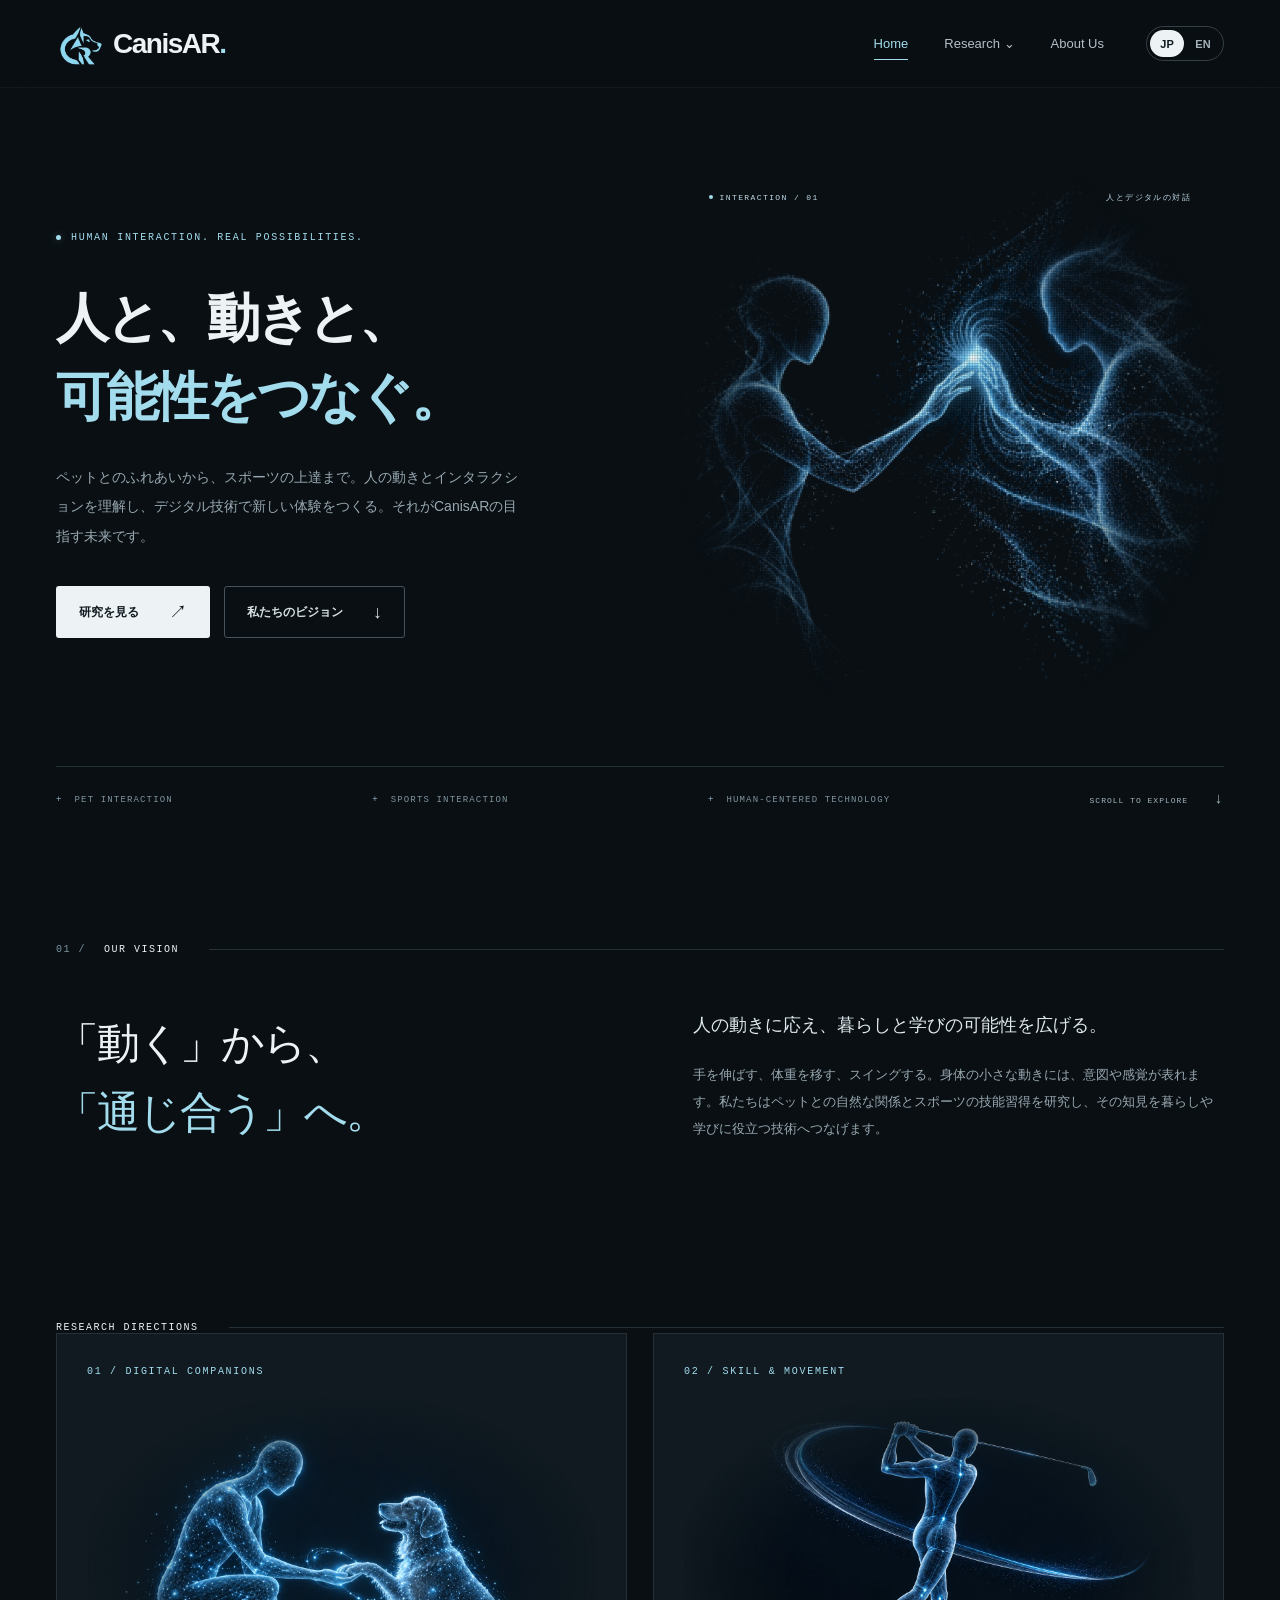
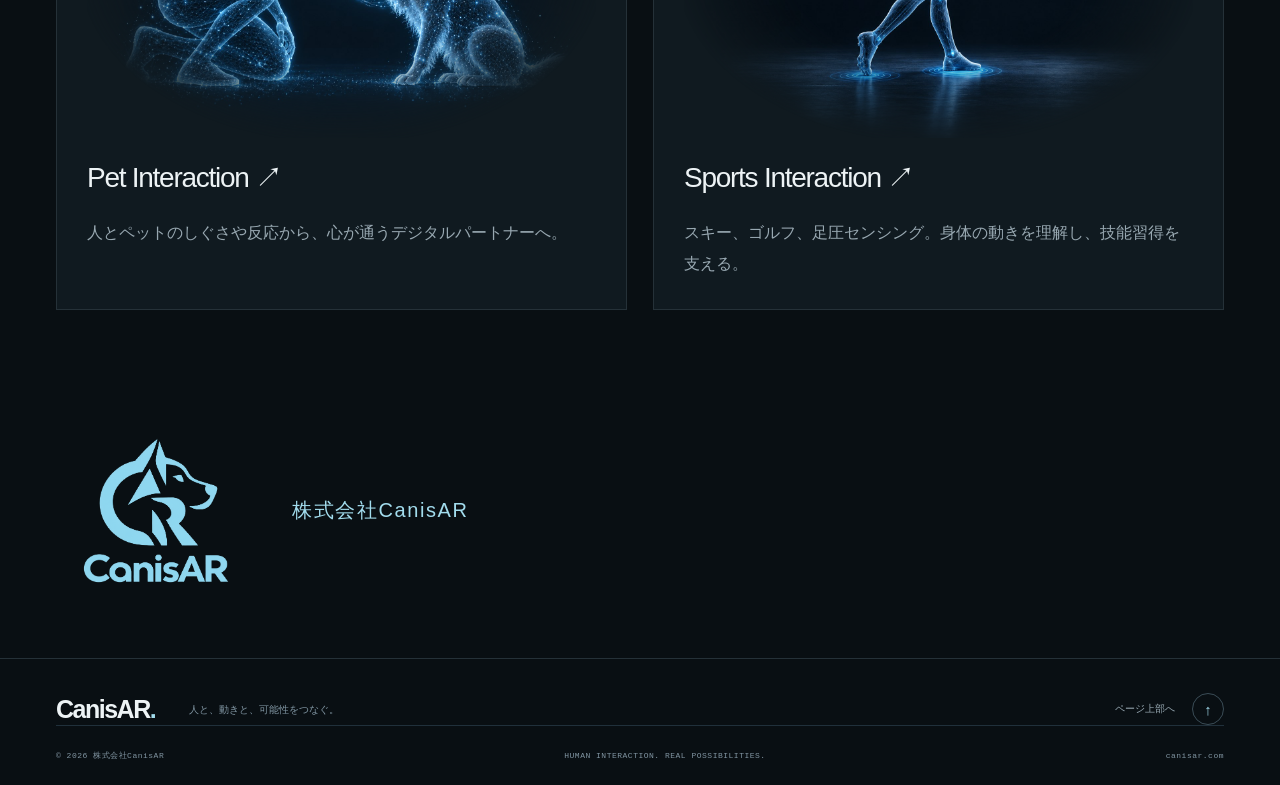
<file: index.html>
<!doctype html>
<html lang="ja">
<head>
  <meta charset="utf-8">
  <meta name="viewport" content="width=device-width, initial-scale=1">
  <meta name="theme-color" content="#090f13">
  <meta name="description" content="ペット交互作用とスポーツ交互作用の研究開発を通じて、暮らしと学びの可能性を広げます。">
  <title>CanisAR — 人と、動きと、可能性をつなぐ。</title>
  <link rel="icon" href="assets/brand/canisar-symbol.png" type="image/png">
  <link rel="stylesheet" href="styles.css?v=particles-20261029-2">
  <script src="site.js" defer></script>
  <script src="hero-particle-data.js" defer></script>
  <script src="hero-particles.js?v=4" defer></script>
</head>
<body id="top" data-page="home">
  <a class="skip-link" href="#main" data-ja="本文へ移動" data-en="Skip to content">本文へ移動</a>
  <header class="site-header">
    <div class="container header-inner">
      <a class="brand" href="index.html" data-page-link aria-label="CanisAR home"><img class="brand-symbol" src="assets/brand/canisar-symbol.png" width="48" height="48" alt=""><span>CanisAR<span class="brand-dot">.</span></span></a>
      <nav class="main-nav" aria-label="Main navigation"><a href="index.html" data-page-link aria-current="page">Home</a><details class="research-menu"><summary>Research <span aria-hidden="true">⌄</span></summary><div class="research-dropdown"><a href="pet-interaction.html" data-page-link>Pet Interaction</a><a href="sports-interaction.html" data-page-link>Sports Interaction</a></div></details><a href="contact.html" data-page-link>About Us</a></nav>
      <div class="language-switch" role="group" aria-label="Language"><button type="button" data-language="ja" lang="ja" aria-label="日本語" aria-pressed="true">JP</button><button type="button" data-language="en" lang="en" aria-label="English" aria-pressed="false">EN</button></div>
    </div>
  </header>
<main id="main">    <section class="hero container" aria-labelledby="hero-title">
      <div class="hero-copy">
        <p class="eyebrow"><span class="status-dot"></span> HUMAN INTERACTION. REAL POSSIBILITIES.</p>
        <h1 id="hero-title"><span data-ja="人と、動きと、" data-en="People. Motion.">人と、動きと、</span><span class="accent" data-ja="可能性をつなぐ。" data-en="New possibilities.">可能性をつなぐ。</span></h1>
        <p class="hero-description" data-ja="ペットとのふれあいから、スポーツの上達まで。人の動きとインタラクションを理解し、デジタル技術で新しい体験をつくる。それがCanisARの目指す未来です。" data-en="From connecting with pets to learning sports skills. We study movement and interaction to create new experiences with digital technology.">ペットとのふれあいから、スポーツの上達まで。人の動きとインタラクションを理解し、デジタル技術で新しい体験をつくる。それがCanisARの目指す未来です。</p>
        <div class="hero-actions"><a class="button button-primary" href="#directions"><span data-ja="研究を見る" data-en="Explore our research">研究を見る</span><span aria-hidden="true">↗</span></a><a class="button button-outline" href="#vision"><span data-ja="私たちのビジョン" data-en="Our vision">私たちのビジョン</span><span aria-hidden="true">↓</span></a></div>
      </div>
      <figure class="hero-visual interaction-visual">
        <div class="visual-topline"><span><i></i> INTERACTION / 01</span><span data-ja="人とデジタルの対話" data-en="HUMAN–DIGITAL INTERACTION">人とデジタルの対話</span></div>
        <img class="companion" src="assets/home/interaction-hero-abstract.jpg" width="1254" height="1254" fetchpriority="high" alt="手の動きに応えるデジタルの人影" data-alt-ja="手の動きに応えるデジタルの人影" data-alt-en="A person interacting through gestures with a luminous digital figure">
      </figure>
      <div class="hero-baseline"><span>PET INTERACTION</span><span>SPORTS INTERACTION</span><span>HUMAN-CENTERED TECHNOLOGY</span><a href="#vision" aria-label="Scroll to Vision">SCROLL TO EXPLORE <span aria-hidden="true">↓</span></a></div>
    </section>
    <section id="vision" class="section vision-section" aria-labelledby="vision-title">
      <div class="container">
        <div class="section-kicker"><span class="section-number">01 /</span><span>OUR VISION</span><span class="section-line"></span></div>

        <div class="vision-intro">
          <h2 id="vision-title"><span data-ja="「動く」から、" data-en="Beyond movement.">「動く」から、</span><span class="accent" data-ja="「通じ合う」へ。" data-en="Toward connection.">「通じ合う」へ。</span></h2>
          <div class="vision-copy"><p class="lead" data-ja="人の動きに応え、暮らしと学びの可能性を広げる。" data-en="Responding to human movement. Opening possibilities for everyday life and learning.">人の動きに応え、暮らしと学びの可能性を広げる。</p><p data-ja="手を伸ばす、体重を移す、スイングする。身体の小さな動きには、意図や感覚が表れます。私たちはペットとの自然な関係とスポーツの技能習得を研究し、その知見を暮らしや学びに役立つ技術へつなげます。" data-en="Reaching out, shifting weight, taking a swing. Small movements express intention and sensation. We study natural pet interaction and sports skill acquisition, translating insights into technology for life and learning.">手を伸ばす、体重を移す、スイングする。身体の小さな動きには、意図や感覚が表れます。私たちはペットとの自然な関係とスポーツの技能習得を研究し、その知見を暮らしや学びに役立つ技術へつなげます。</p></div>
        </div>
        </div></section><section id="directions" class="container sports-group"><div class="section-kicker"><span>RESEARCH DIRECTIONS</span><span class="section-line"></span></div><div class="sports-grid direction-grid"><a class="direction-card" href="pet-interaction.html" data-page-link><span class="eyebrow">01 / DIGITAL COMPANIONS</span><img class="generated-direction" src="assets/home/pet-interaction-abstract.jpg" alt="人と犬が手と前足を重ねるコンセプト画像" data-alt-ja="人と犬が手と前足を重ねるコンセプト画像" data-alt-en="Concept illustration of a person holding a dog paw" width="1536" height="1024" loading="lazy"><h2>Pet Interaction ↗</h2><p data-ja="人とペットのしぐさや反応から、心が通うデジタルパートナーへ。" data-en="From human–pet gestures and responses to digital companions.">人とペットのしぐさや反応から、心が通うデジタルパートナーへ。</p></a><a class="direction-card" href="sports-interaction.html" data-page-link><span class="eyebrow">02 / SKILL & MOVEMENT</span><img class="generated-direction" src="assets/home/sports-interaction-abstract.jpg" alt="ゴルフの動作軌道と足圧を表現したコンセプト画像" data-alt-ja="ゴルフの動作軌道と足圧を表現したコンセプト画像" data-alt-en="Concept illustration of a golf swing with motion trails and foot-pressure cues" width="1536" height="1024" loading="lazy"><h2>Sports Interaction ↗</h2><p data-ja="スキー、ゴルフ、足圧センシング。身体の動きを理解し、技能習得を支える。" data-en="Skiing, golf, and foot-pressure sensing. Understanding movement to support skill acquisition.">スキー、ゴルフ、足圧センシング。身体の動きを理解し、技能習得を支える。</p></a></div></section><div class="container"><div class="company-identity"><img src="assets/brand/canisar-lockup.png" width="1254" height="1254" alt="CanisAR" loading="lazy"><p data-ja="株式会社CanisAR" data-en="Canisar Inc.">株式会社CanisAR</p></div></div></main>
  <footer class="site-footer"><div class="container"><div class="footer-top"><a class="brand footer-brand" href="#top">CanisAR<span class="brand-dot">.</span></a><p data-ja="人と、動きと、可能性をつなぐ。" data-en="Human interaction. Real possibilities.">人と、動きと、可能性をつなぐ。</p><a class="back-top" href="#top"><span data-ja="ページ上部へ" data-en="Back to top">ページ上部へ</span><span aria-hidden="true">↑</span></a></div><div class="footer-bottom"><span data-ja="© 2026 株式会社CanisAR" data-en="© 2026 Canisar Inc.">© 2026 株式会社CanisAR</span><span>HUMAN INTERACTION. REAL POSSIBILITIES.</span><span>canisar.com</span></div></div></footer>
</body>
</html>
</file>
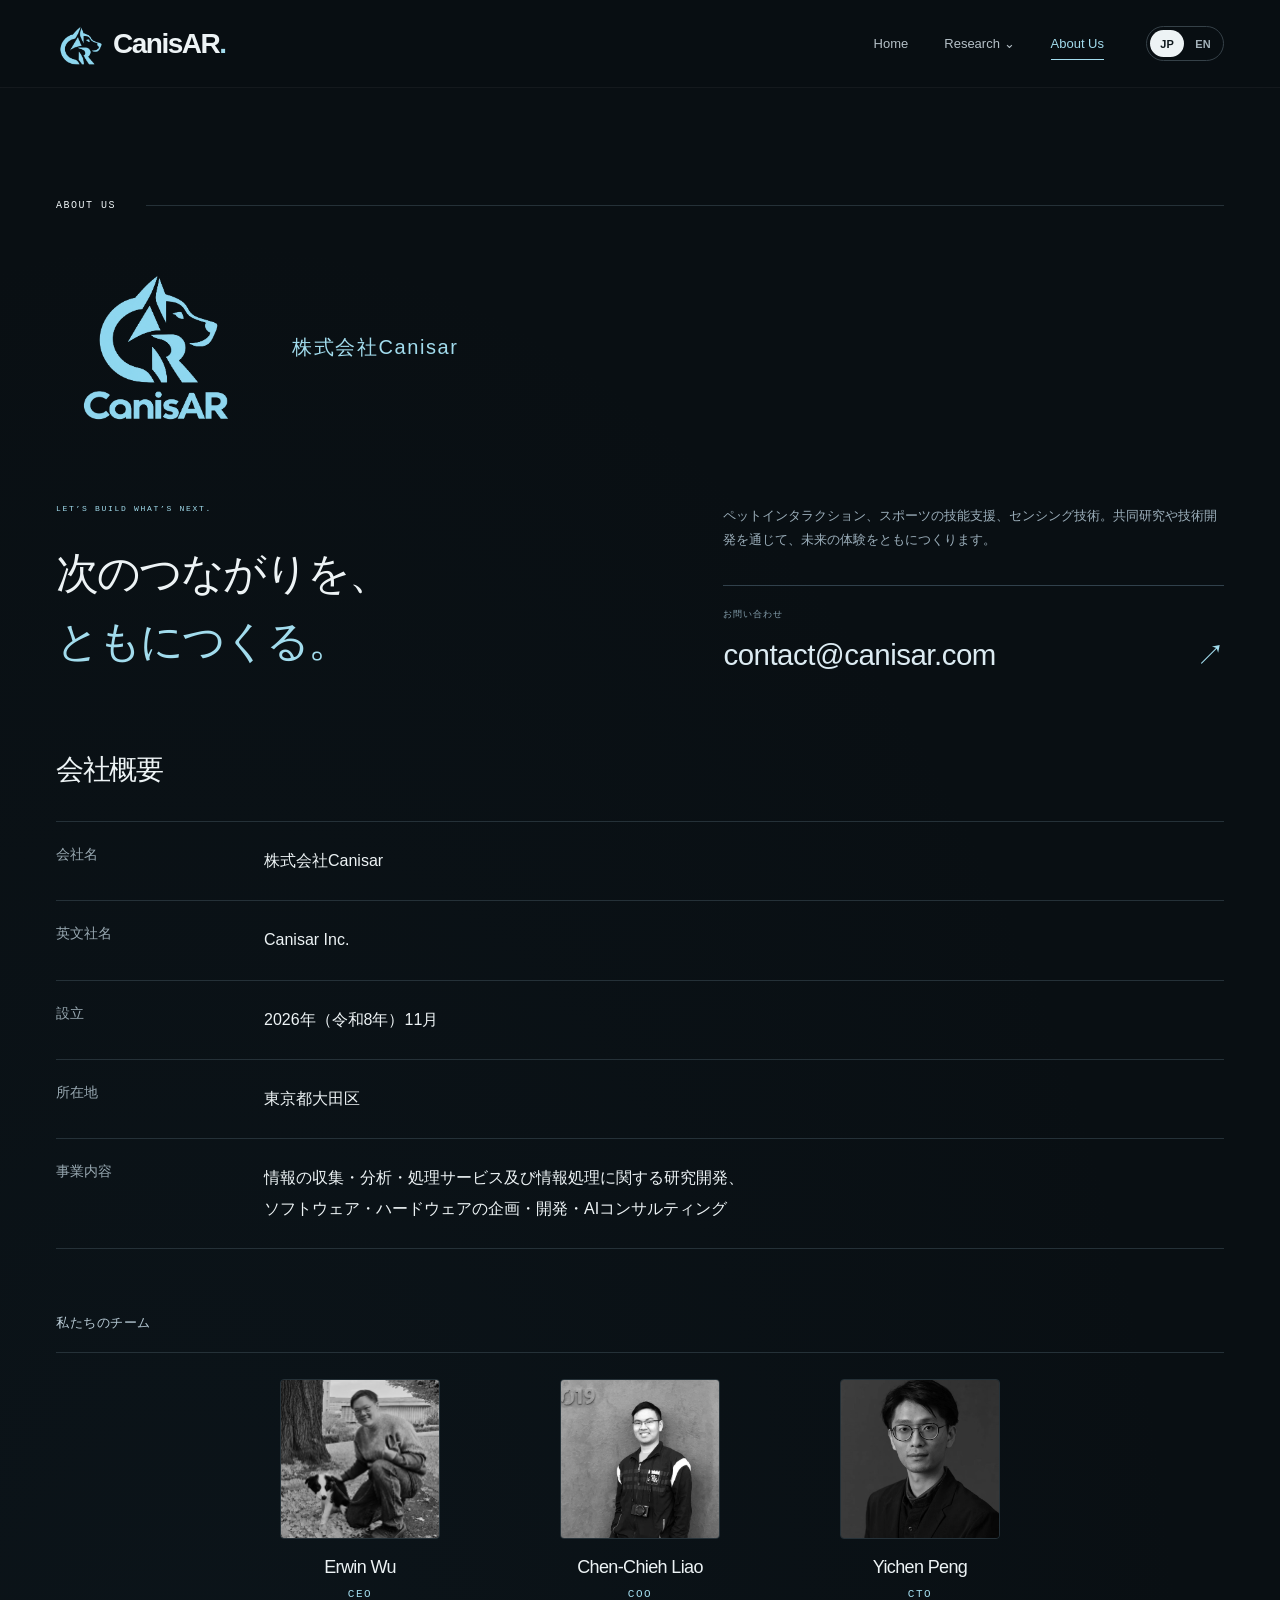
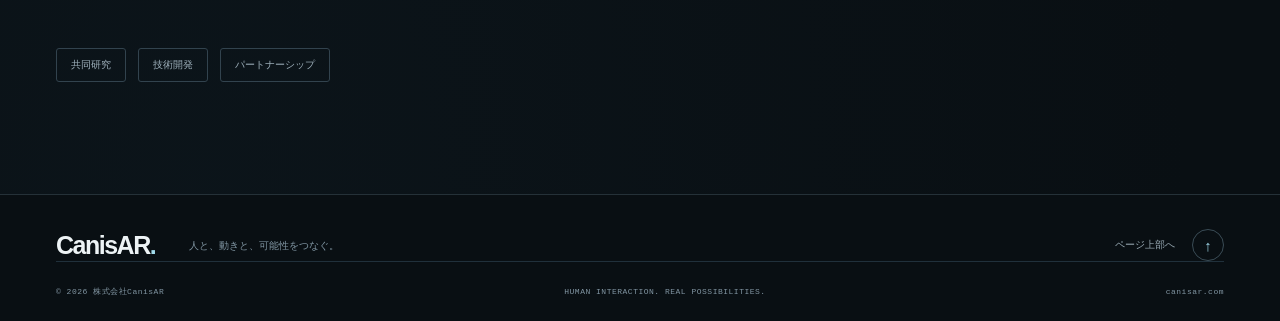
<file: contact.html>
<!doctype html>
<html lang="ja">
<head>
  <meta charset="utf-8">
  <meta name="viewport" content="width=device-width, initial-scale=1">
  <meta name="theme-color" content="#090f13">
  <meta name="description" content="CanisARのチームと、共同研究・技術開発・パートナーシップについて。">
  <title>会社概要・チーム — CanisAR</title>
  <link rel="icon" href="assets/brand/canisar-symbol.png" type="image/png">
  <link rel="stylesheet" href="styles.css?v=company-20261028">
  <script src="site.js?v=company-20261028" defer></script>
</head>
<body id="top" class="contact-page" data-page="contact">
  <a class="skip-link" href="#main" data-ja="本文へ移動" data-en="Skip to content">本文へ移動</a>
  <header class="site-header">
    <div class="container header-inner">
      <a class="brand" href="./" data-page-link aria-label="CanisAR home"><img class="brand-symbol" src="assets/brand/canisar-symbol.png" width="48" height="48" alt=""><span>CanisAR<span class="brand-dot">.</span></span></a>
      <nav class="main-nav" aria-label="Main navigation"><a href="index.html" data-page-link>Home</a><details class="research-menu"><summary>Research <span aria-hidden="true">⌄</span></summary><div class="research-dropdown"><a href="pet-interaction.html" data-page-link>Pet Interaction</a><a href="sports-interaction.html" data-page-link>Sports Interaction</a></div></details><a href="contact.html" data-page-link aria-current="page">About Us</a></nav>
      <div class="language-switch" role="group" aria-label="Language"><button type="button" data-language="ja" lang="ja" aria-label="日本語" aria-pressed="true">JP</button><button type="button" data-language="en" lang="en" aria-label="English" aria-pressed="false">EN</button></div>
    </div>
  </header>
  <main id="main">
    <section id="contact" class="section contact-section" aria-labelledby="contact-title">
      <div class="container">
        <div class="section-kicker"><span>ABOUT US</span><span class="section-line"></span></div>
        <div class="company-identity"><img src="assets/brand/canisar-lockup.png" width="1254" height="1254" alt="CanisAR" loading="lazy"><p data-ja="株式会社Canisar" data-en="Canisar Inc.">株式会社Canisar</p></div>
        <div class="contact-layout">
          <div><p class="eyebrow contact-eyebrow">LET’S BUILD WHAT’S NEXT.</p><h1 id="contact-title" class="contact-page-title"><span data-ja="次のつながりを、" data-en="A new kind of bond.">次のつながりを、</span><span class="accent" data-ja="ともにつくる。" data-en="Let’s build it together.">ともにつくる。</span></h1></div>
          <div class="contact-copy"><p data-ja="ペットインタラクション、スポーツの技能支援、センシング技術。共同研究や技術開発を通じて、未来の体験をともにつくります。" data-en="Pet interaction, sports skill support, and sensing technology. Let’s build future experiences through research collaboration and technology development.">ペットインタラクション、スポーツの技能支援、センシング技術。共同研究や技術開発を通じて、未来の体験をともにつくります。</p><div class="contact-channel" id="contact-channel"><span class="contact-caption" data-ja="お問い合わせ" data-en="GET IN TOUCH">お問い合わせ</span><a class="contact-email" href="mailto:contact@canisar.com">contact@canisar.com<span aria-hidden="true">↗</span></a></div></div>
        </div>
        <section class="company-profile" aria-labelledby="company-profile-title">
          <h2 id="company-profile-title" data-ja="会社概要" data-en="Company Profile">会社概要</h2>
          <dl class="company-details">
            <div><dt data-ja="会社名" data-en="Company name">会社名</dt><dd>株式会社Canisar</dd></div>
            <div><dt data-ja="英文社名" data-en="English name">英文社名</dt><dd>Canisar Inc.</dd></div>
            <div><dt data-ja="設立" data-en="Establishment">設立</dt><dd data-ja="2026年（令和8年）11月" data-en="November 2026">2026年（令和8年）11月</dd></div>
            <div><dt data-ja="所在地" data-en="Location">所在地</dt><dd data-ja="東京都大田区" data-en="Ota-ku, Tokyo, Japan">東京都大田区</dd></div>
            <div><dt data-ja="事業内容" data-en="Business activities">事業内容</dt><dd><p data-ja="情報の収集・分析・処理サービス及び情報処理に関する研究開発、" data-en="Information collection, analysis and processing services; research and development in information processing;">情報の収集・分析・処理サービス及び情報処理に関する研究開発、</p><p data-ja="ソフトウェア・ハードウェアの企画・開発・AIコンサルティング" data-en="Software and hardware planning and development; AI consulting.">ソフトウェア・ハードウェアの企画・開発・AIコンサルティング</p></dd></div>
          </dl>
        </section>
        <div class="team" role="group" aria-labelledby="team-title">
          <h2 id="team-title" class="team-heading" data-ja="私たちのチーム" data-en="Meet the team">私たちのチーム</h2>
          <div class="team-grid">
            <article class="team-member" aria-labelledby="erwin-name">
              <div class="team-portrait">
                <img src="assets/team/erwin-wu.png" width="634" height="685" loading="lazy" decoding="async" alt="Erwin Wu — CEO">
              </div>
              <div class="team-member-info">
                <h3 id="erwin-name">Erwin Wu</h3>
                <span class="team-role">CEO</span>
              </div>
            </article>
            <article class="team-member" aria-labelledby="chen-chieh-name">
              <div class="team-portrait">
                <img src="assets/team/chen-chieh-liao.jpg" width="1000" height="1000" loading="lazy" decoding="async" alt="Chen-Chieh Liao — COO">
              </div>
              <div class="team-member-info">
                <h3 id="chen-chieh-name">Chen-Chieh Liao</h3>
                <span class="team-role">COO</span>
              </div>
            </article>
            <article class="team-member" aria-labelledby="yichen-name">
              <div class="team-portrait">
                <img src="assets/team/yichen-peng.jpg" width="1080" height="1276" loading="lazy" decoding="async" alt="Yichen Peng — CTO">
              </div>
              <div class="team-member-info">
                <h3 id="yichen-name">Yichen Peng</h3>
                <span class="team-role">CTO</span>
              </div>
            </article>
          </div>
        </div>
        <div class="contact-topics"><span data-ja="共同研究" data-en="Research collaboration">共同研究</span><span data-ja="技術開発" data-en="Technology development">技術開発</span><span data-ja="パートナーシップ" data-en="Partnerships">パートナーシップ</span></div>
      </div>
    </section>
  </main>
  <footer class="site-footer"><div class="container"><div class="footer-top"><a class="brand footer-brand" href="./" data-page-link>CanisAR<span class="brand-dot">.</span></a><p data-ja="人と、動きと、可能性をつなぐ。" data-en="Human interaction. Real possibilities.">人と、動きと、可能性をつなぐ。</p><a class="back-top" href="#top"><span data-ja="ページ上部へ" data-en="Back to top">ページ上部へ</span><span aria-hidden="true">↑</span></a></div><div class="footer-bottom"><span data-ja="© 2026 株式会社CanisAR" data-en="© 2026 Canisar Inc.">© 2026 株式会社CanisAR</span><span>HUMAN INTERACTION. REAL POSSIBILITIES.</span><span>canisar.com</span></div></div></footer>
</body>
</html>
</file>
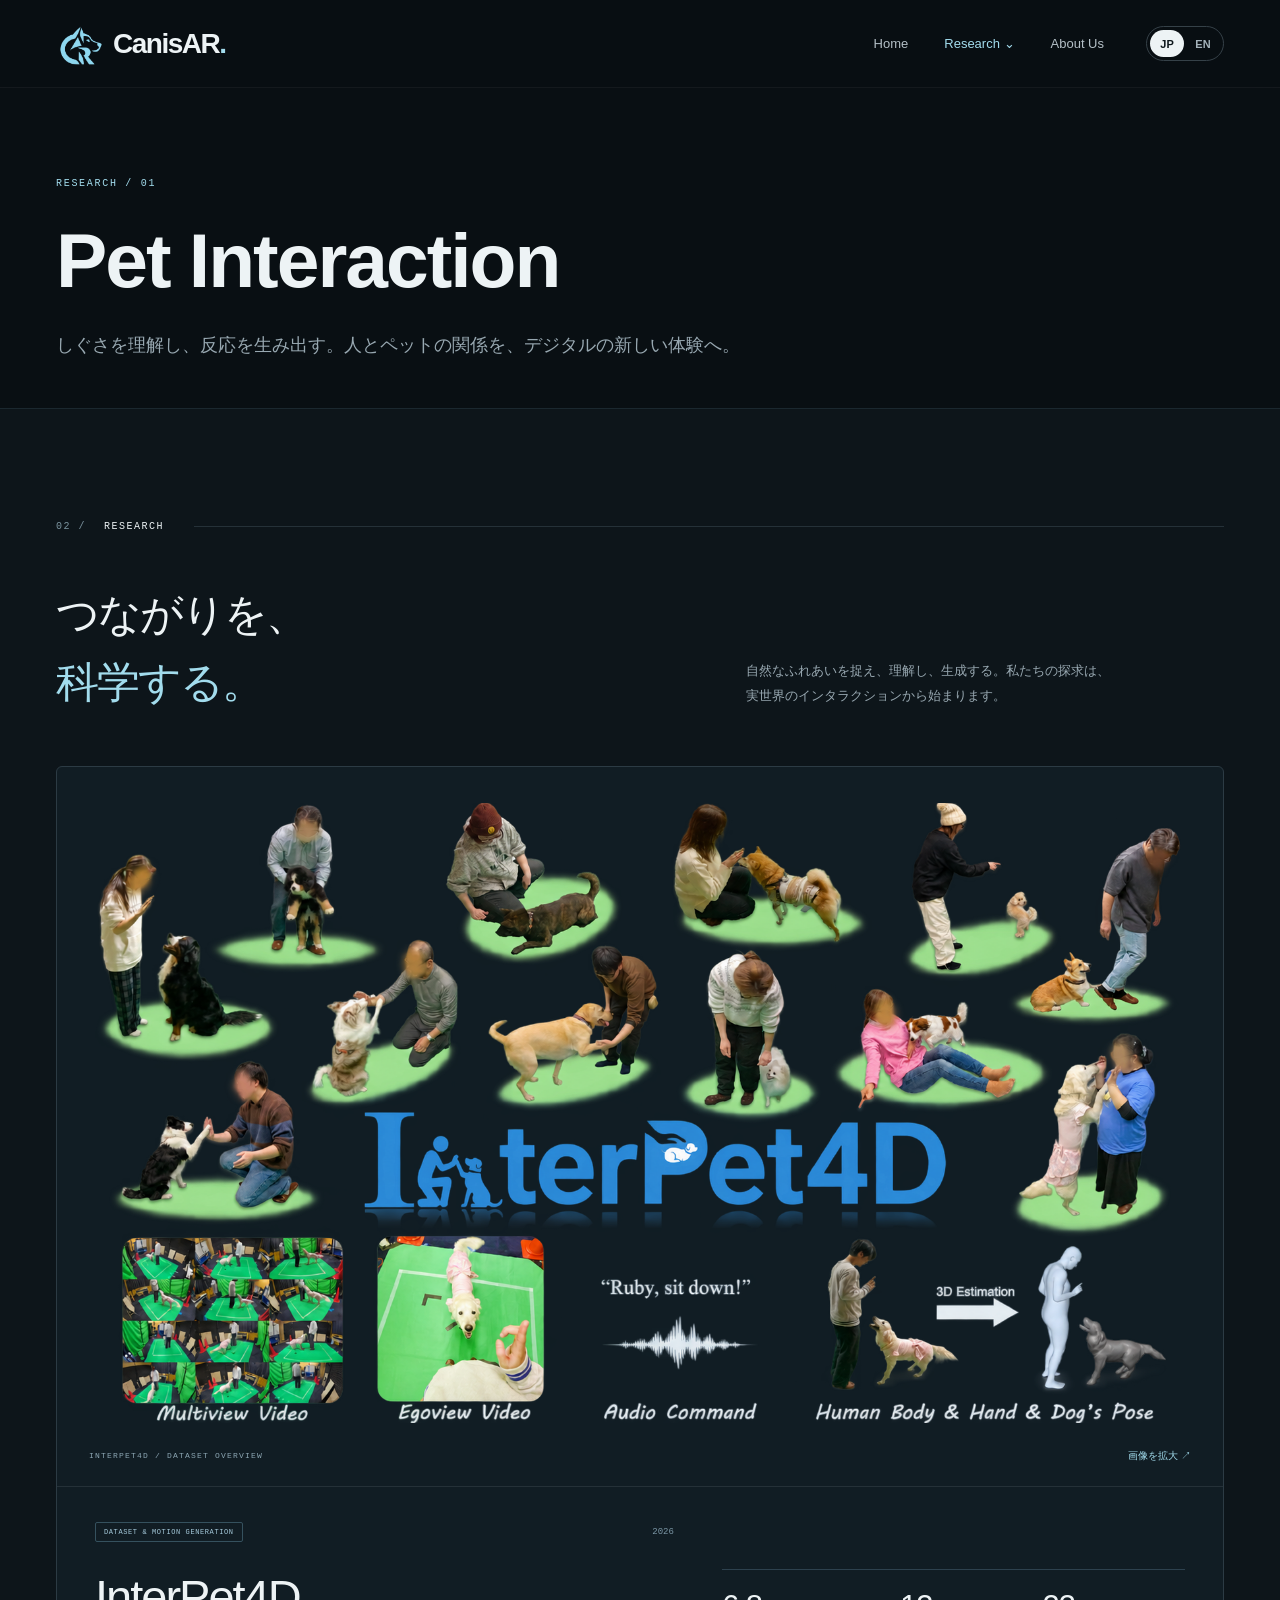
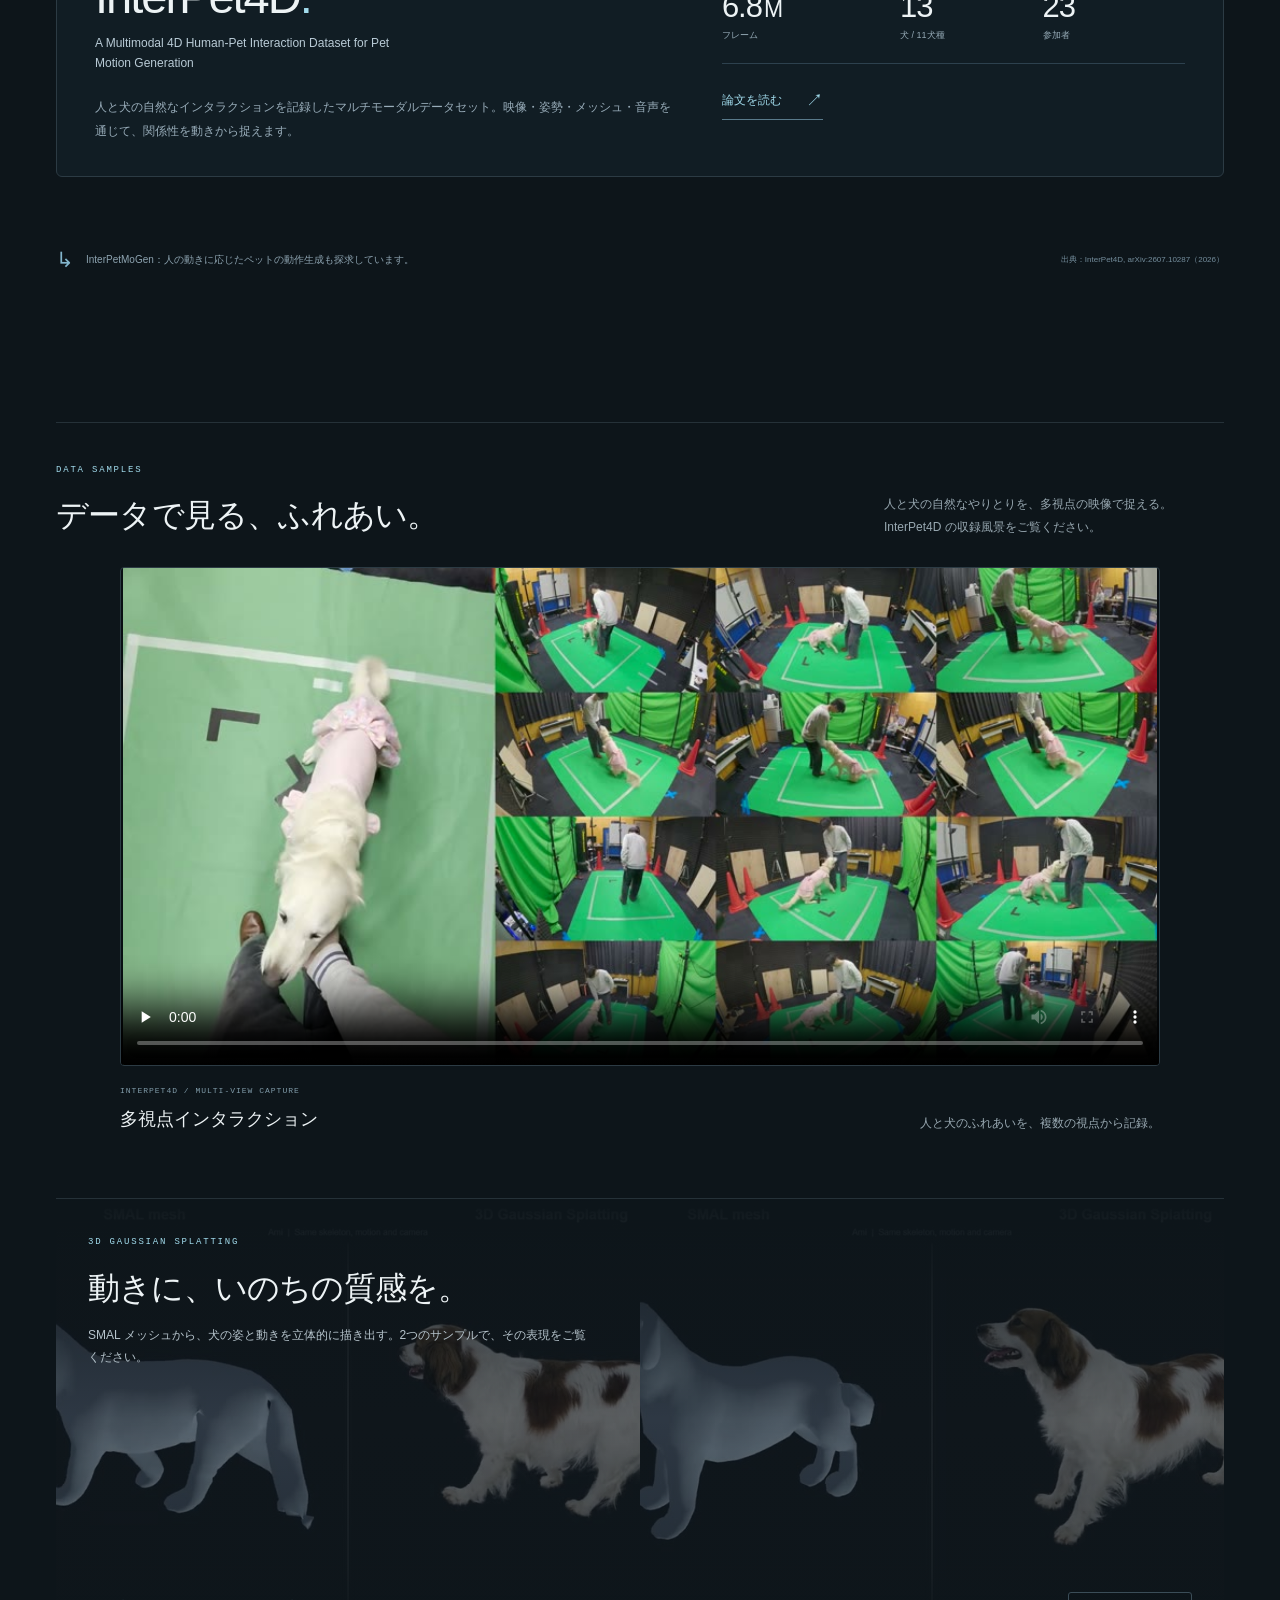
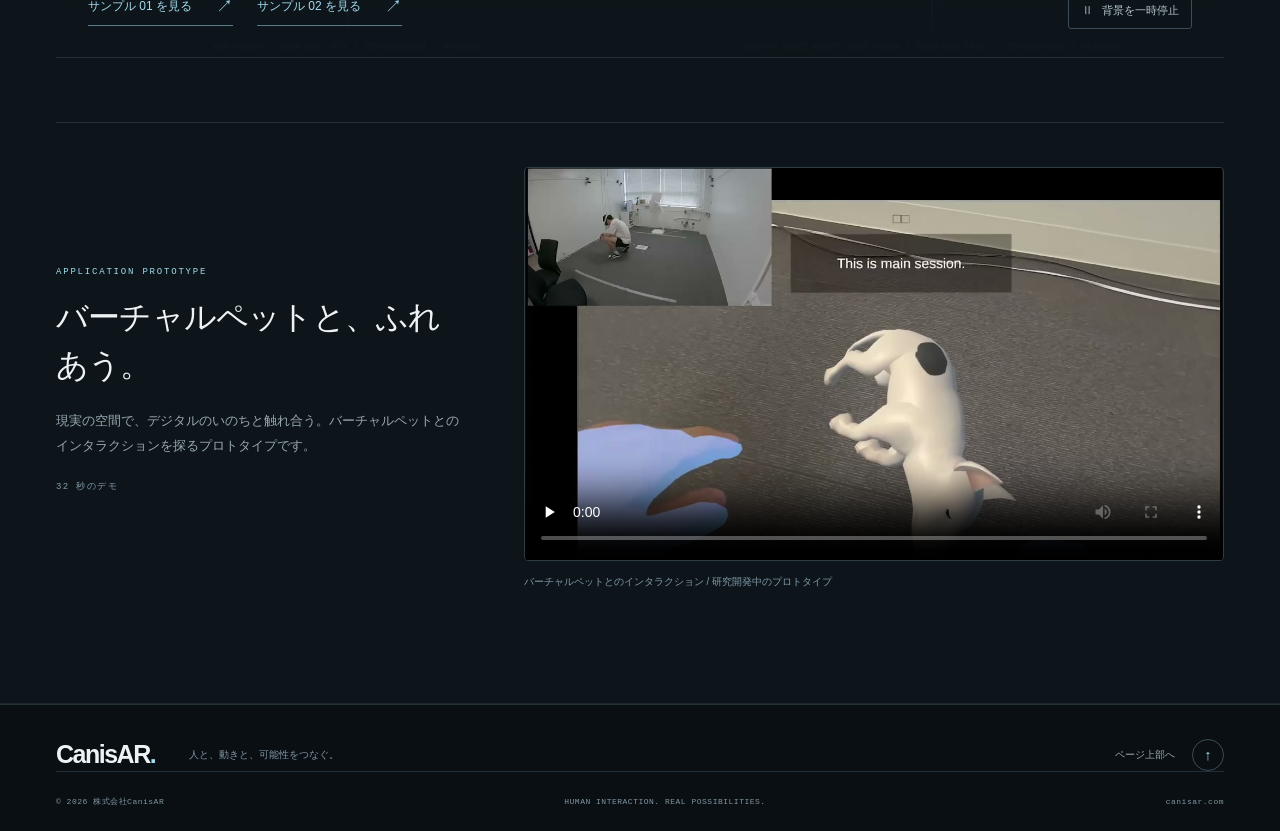
<file: pet-interaction.html>
<!doctype html>
<html lang="ja">
<head>
  <meta charset="utf-8">
  <meta name="viewport" content="width=device-width, initial-scale=1">
  <meta name="theme-color" content="#090f13">
  <meta name="description" content="人とペットのインタラクション、InterPet4D、バーチャルペットの研究開発。">
  <title>Pet Interaction — CanisAR</title>
  <link rel="icon" href="assets/brand/canisar-symbol.png" type="image/png">
  <link rel="stylesheet" href="styles.css?v=brand-20261028">
  <script src="site.js" defer></script>
</head>
<body id="top" data-page="pet">
  <a class="skip-link" href="#main" data-ja="本文へ移動" data-en="Skip to content">本文へ移動</a>
  <header class="site-header">
    <div class="container header-inner">
      <a class="brand" href="index.html" data-page-link aria-label="CanisAR home"><img class="brand-symbol" src="assets/brand/canisar-symbol.png" width="48" height="48" alt=""><span>CanisAR<span class="brand-dot">.</span></span></a>
      <nav class="main-nav" aria-label="Main navigation"><a href="index.html" data-page-link>Home</a><details class="research-menu"><summary class="selected">Research <span aria-hidden="true">⌄</span></summary><div class="research-dropdown"><a href="pet-interaction.html" data-page-link aria-current="page">Pet Interaction</a><a href="sports-interaction.html" data-page-link>Sports Interaction</a></div></details><a href="contact.html" data-page-link>About Us</a></nav>
      <div class="language-switch" role="group" aria-label="Language"><button type="button" data-language="ja" lang="ja" aria-label="日本語" aria-pressed="true">JP</button><button type="button" data-language="en" lang="en" aria-label="English" aria-pressed="false">EN</button></div>
    </div>
  </header>
<main id="main"><section class="container page-intro"><p class="eyebrow">RESEARCH / 01</p><h1><span data-ja="Pet Interaction" data-en="Pet Interaction">Pet Interaction</span></h1><p class="page-lead" data-ja="しぐさを理解し、反応を生み出す。人とペットの関係を、デジタルの新しい体験へ。" data-en="Understanding gestures and generating responses. Exploring new digital experiences through the bond between people and pets.">しぐさを理解し、反応を生み出す。人とペットの関係を、デジタルの新しい体験へ。</p></section>    <section id="research" class="section research-section" aria-labelledby="research-title">
      <div class="container">
        <div class="section-kicker"><span class="section-number">02 /</span><span>RESEARCH</span><span class="section-line"></span></div>
        <div class="section-heading-row"><h2 id="research-title"><span data-ja="つながりを、" data-en="Learning connection,">つながりを、</span><span class="accent" data-ja="科学する。" data-en="one interaction at a time.">科学する。</span></h2><p data-ja="自然なふれあいを捉え、理解し、生成する。私たちの探求は、実世界のインタラクションから始まります。" data-en="Capture, understand, and generate natural interactions. Our exploration begins with the real world.">自然なふれあいを捉え、理解し、生成する。私たちの探求は、実世界のインタラクションから始まります。</p></div>
        <article class="research-feature research-feature--teaser">
          <figure class="research-teaser">
            <img src="assets/research/interpet4d-teaser.png" width="1672" height="941" loading="lazy" decoding="async" alt="InterPet4D の研究概要：人と犬のインタラクション、多視点・一人称映像、音声、身体・手・犬の姿勢" data-alt-ja="InterPet4D の研究概要：人と犬のインタラクション、多視点・一人称映像、音声、身体・手・犬の姿勢" data-alt-en="InterPet4D overview: human–dog interactions, multi-view and egocentric video, audio, and human body, hand, and dog poses">
            <figcaption><span class="mono">INTERPET4D / DATASET OVERVIEW</span><a href="assets/research/interpet4d-teaser.png" target="_blank" rel="noopener noreferrer"><span data-ja="画像を拡大" data-en="View full size">画像を拡大</span><span aria-hidden="true"> ↗</span></a></figcaption>
          </figure>
          <div class="research-content">
            <div class="research-summary">
              <div class="research-meta"><span class="tag">DATASET & MOTION GENERATION</span><span>2026</span></div>
              <h3>InterPet4D<span class="accent">.</span></h3>
              <p class="paper-title">A Multimodal 4D Human-Pet Interaction Dataset for Pet Motion Generation</p>
              <p data-ja="人と犬の自然なインタラクションを記録したマルチモーダルデータセット。映像・姿勢・メッシュ・音声を通じて、関係性を動きから捉えます。" data-en="A multimodal dataset of natural human–dog interactions. Video, poses, meshes, and audio capture the relationship through movement.">人と犬の自然なインタラクションを記録したマルチモーダルデータセット。映像・姿勢・メッシュ・音声を通じて、関係性を動きから捉えます。</p>
            </div>
            <div class="research-details">
              <div class="research-stats"><div><strong>6.8<span>M</span></strong><span data-ja="フレーム" data-en="Frames">フレーム</span></div><div><strong>13</strong><span data-ja="犬 / 11犬種" data-en="Dogs / 11 breeds">犬 / 11犬種</span></div><div><strong>23</strong><span data-ja="参加者" data-en="Participants">参加者</span></div></div>
              <a class="text-link" href="https://arxiv.org/abs/2607.10287" target="_blank" rel="noopener noreferrer"><span data-ja="論文を読む" data-en="Read the paper">論文を読む</span><span aria-hidden="true">↗</span></a>
            </div>
          </div>
        </article>
        <div class="research-note"><p><span class="note-mark" aria-hidden="true">↳</span><span data-ja="InterPetMoGen：人の動きに応じたペットの動作生成も探求しています。" data-en="InterPetMoGen explores pet motion generation in response to human movement.">InterPetMoGen：人の動きに応じたペットの動作生成も探求しています。</span></p><span data-ja="出典：InterPet4D, arXiv:2607.10287（2026）" data-en="Source: InterPet4D, arXiv:2607.10287 (2026)">出典：InterPet4D, arXiv:2607.10287（2026）</span></div>
        <div class="research-media" id="data-samples" role="group" aria-labelledby="samples-title">
          <div class="media-heading">
            <div><p class="eyebrow">DATA SAMPLES</p><h3 id="samples-title" data-ja="データで見る、ふれあい。" data-en="Interaction, captured.">データで見る、ふれあい。</h3></div>
            <p data-ja="人と犬の自然なやりとりを、多視点の映像で捉える。InterPet4D の収録風景をご覧ください。" data-en="Natural human–dog interactions, seen from multiple viewpoints. Take a closer look at an InterPet4D capture.">人と犬の自然なやりとりを、多視点の映像で捉える。InterPet4D の収録風景をご覧ください。</p>
          </div>
          <figure class="capture-feature">
            <video controls playsinline preload="none" width="1920" height="922" poster="assets/video/web/interpet-data-sample.jpg" aria-label="多視点インタラクションのデータサンプル" data-label-ja="多視点インタラクションのデータサンプル" data-label-en="Multi-view interaction data sample">
              <source src="assets/video/web/interpet-data-sample.mp4" type="video/mp4">
              <a href="assets/video/web/interpet-data-sample.mp4" data-ja="動画を開く" data-en="Open video">動画を開く</a>
            </video>
            <figcaption class="capture-caption"><div><span class="media-index mono">INTERPET4D / MULTI-VIEW CAPTURE</span><h4 data-ja="多視点インタラクション" data-en="Multi-view interaction">多視点インタラクション</h4></div><p data-ja="人と犬のふれあいを、複数の視点から記録。" data-en="Human–dog interaction captured from multiple viewpoints.">人と犬のふれあいを、複数の視点から記録。</p></figcaption>
          </figure>
        </div>
        <div class="gaussian-showcase" role="group" aria-labelledby="gaussian-title">
          <div class="gaussian-background" id="gaussian-background" aria-hidden="true">
            <video muted loop playsinline preload="none" tabindex="-1" width="1280" height="720" poster="assets/video/web/gaussian-sample-01.jpg"><source src="assets/video/web/gaussian-sample-01.mp4" type="video/mp4"></video>
            <video muted loop playsinline preload="none" tabindex="-1" width="1280" height="720" poster="assets/video/web/gaussian-sample-02.jpg"><source src="assets/video/web/gaussian-sample-02.mp4" type="video/mp4"></video>
          </div>
          <div class="gaussian-copy">
            <p class="eyebrow">3D GAUSSIAN SPLATTING</p>
            <h3 id="gaussian-title" data-ja="動きに、いのちの質感を。" data-en="Bringing motion to life.">動きに、いのちの質感を。</h3>
            <p data-ja="SMAL メッシュから、犬の姿と動きを立体的に描き出す。2つのサンプルで、その表現をご覧ください。" data-en="From a SMAL mesh to the look and movement of a dog in 3D. Explore the representation in two motion samples.">SMAL メッシュから、犬の姿と動きを立体的に描き出す。2つのサンプルで、その表現をご覧ください。</p>
          </div>
          <div class="gaussian-footer">
            <div class="gaussian-links">
              <a class="text-link" href="assets/video/web/gaussian-sample-01.mp4" target="_blank" rel="noopener noreferrer"><span data-ja="サンプル 01 を見る" data-en="View sample 01">サンプル 01 を見る</span><span aria-hidden="true">↗</span></a>
              <a class="text-link" href="assets/video/web/gaussian-sample-02.mp4" target="_blank" rel="noopener noreferrer"><span data-ja="サンプル 02 を見る" data-en="View sample 02">サンプル 02 を見る</span><span aria-hidden="true">↗</span></a>
            </div>
            <button class="motion-toggle" type="button" aria-controls="gaussian-background" hidden><span class="motion-toggle-icon" aria-hidden="true">Ⅱ</span><span data-motion-label data-ja="背景を一時停止" data-en="Pause background">背景を一時停止</span></button>
          </div>
        </div>
        <div class="prototype-showcase" id="application-prototype" role="group" aria-labelledby="prototype-title">
          <div class="prototype-copy">
            <p class="eyebrow">APPLICATION PROTOTYPE</p>
            <h3 id="prototype-title" data-ja="バーチャルペットと、ふれあう。" data-en="Meet a virtual companion.">バーチャルペットと、ふれあう。</h3>
            <p data-ja="現実の空間で、デジタルのいのちと触れ合う。バーチャルペットとのインタラクションを探るプロトタイプです。" data-en="An encounter with a digital companion in a real-world space. A prototype exploring interaction with a virtual pet.">現実の空間で、デジタルのいのちと触れ合う。バーチャルペットとのインタラクションを探るプロトタイプです。</p>
            <span class="prototype-duration mono" data-ja="32 秒のデモ" data-en="32-SECOND DEMO">32 秒のデモ</span>
          </div>
          <figure class="prototype-video">
            <video controls playsinline preload="none" width="1920" height="1080" poster="assets/video/web/application-prototype.jpg" aria-label="バーチャルペットのアプリケーション・プロトタイプ" data-label-ja="バーチャルペットのアプリケーション・プロトタイプ" data-label-en="Virtual pet application prototype">
              <source src="assets/video/web/application-prototype.mp4" type="video/mp4">
              <a href="assets/video/web/application-prototype.mp4" data-ja="動画を開く" data-en="Open video">動画を開く</a>
            </video>
            <figcaption data-ja="バーチャルペットとのインタラクション / 研究開発中のプロトタイプ" data-en="Virtual pet interaction / Research prototype">バーチャルペットとのインタラクション / 研究開発中のプロトタイプ</figcaption>
          </figure>
        </div>
      </div>
    </section>
</main>
  <footer class="site-footer"><div class="container"><div class="footer-top"><a class="brand footer-brand" href="#top">CanisAR<span class="brand-dot">.</span></a><p data-ja="人と、動きと、可能性をつなぐ。" data-en="Human interaction. Real possibilities.">人と、動きと、可能性をつなぐ。</p><a class="back-top" href="#top"><span data-ja="ページ上部へ" data-en="Back to top">ページ上部へ</span><span aria-hidden="true">↑</span></a></div><div class="footer-bottom"><span data-ja="© 2026 株式会社CanisAR" data-en="© 2026 Canisar Inc.">© 2026 株式会社CanisAR</span><span>HUMAN INTERACTION. REAL POSSIBILITIES.</span><span>canisar.com</span></div></div></footer>
</body>
</html>
</file>
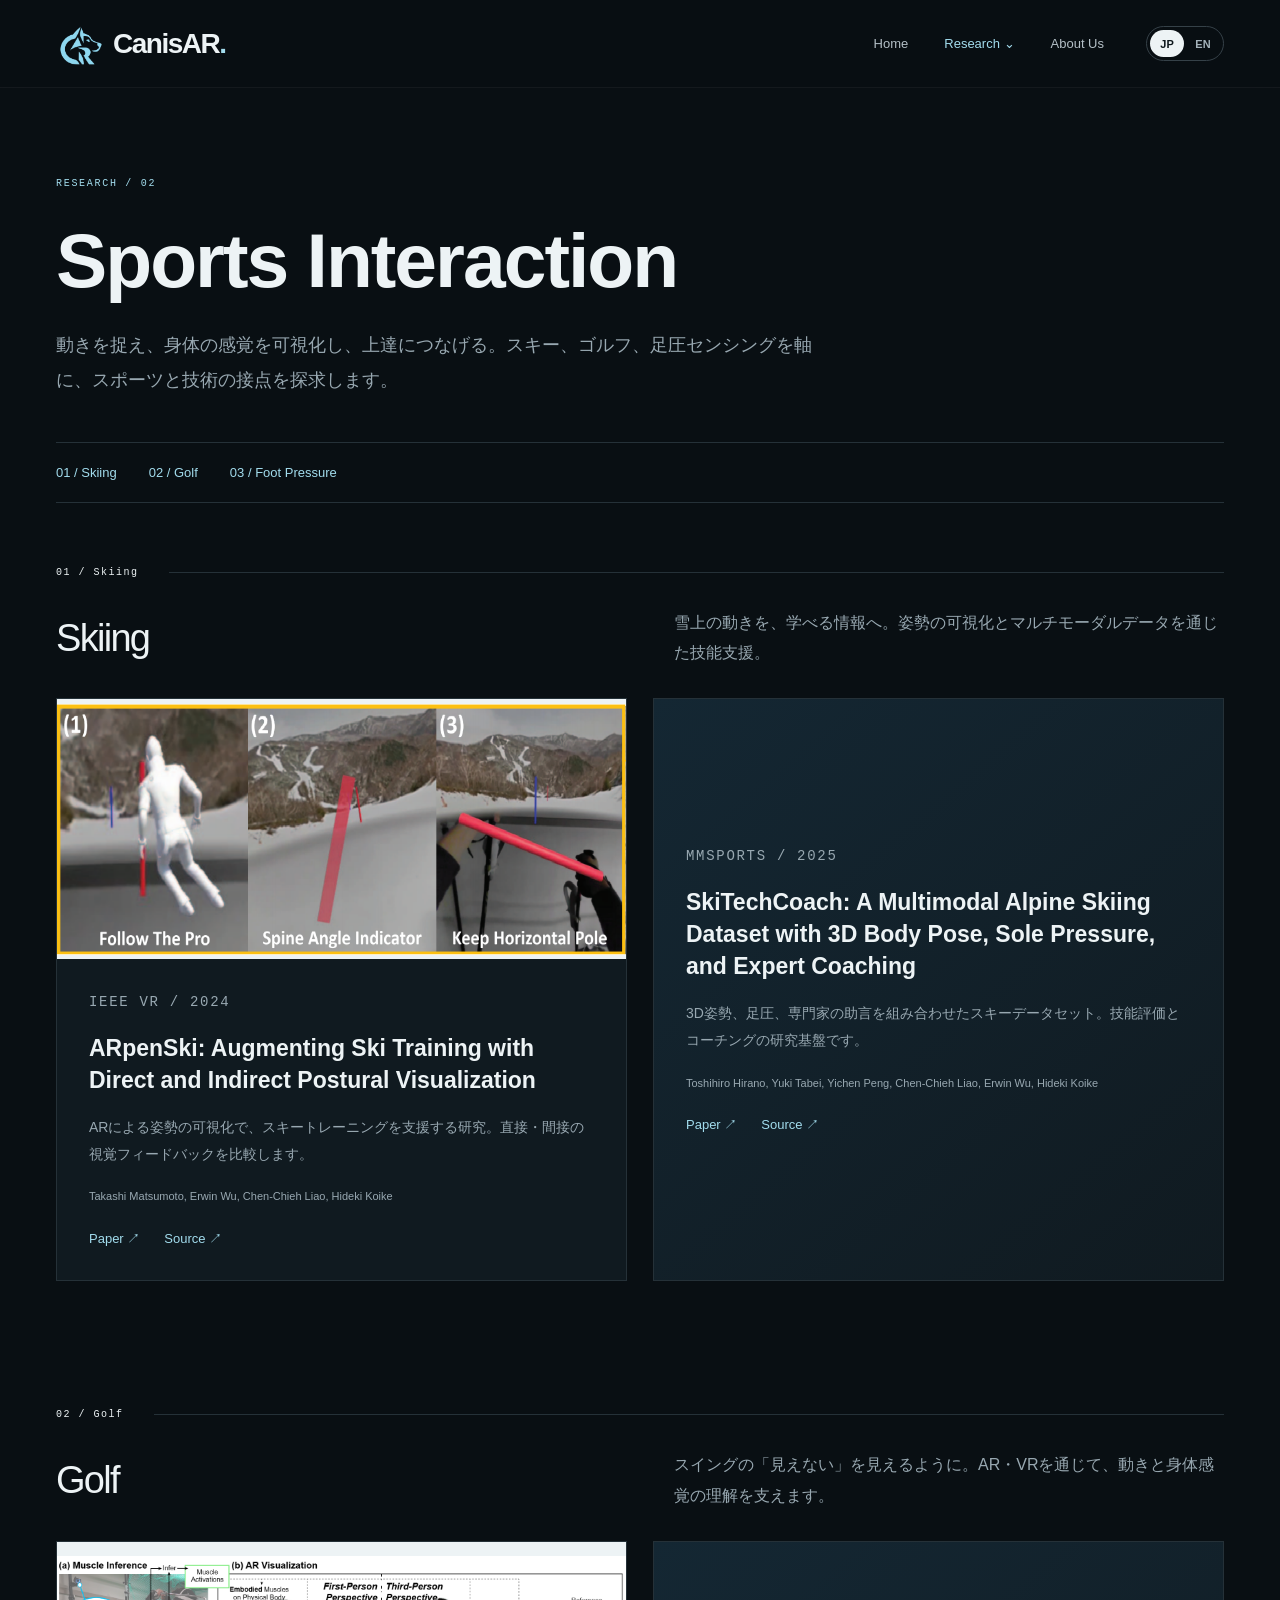
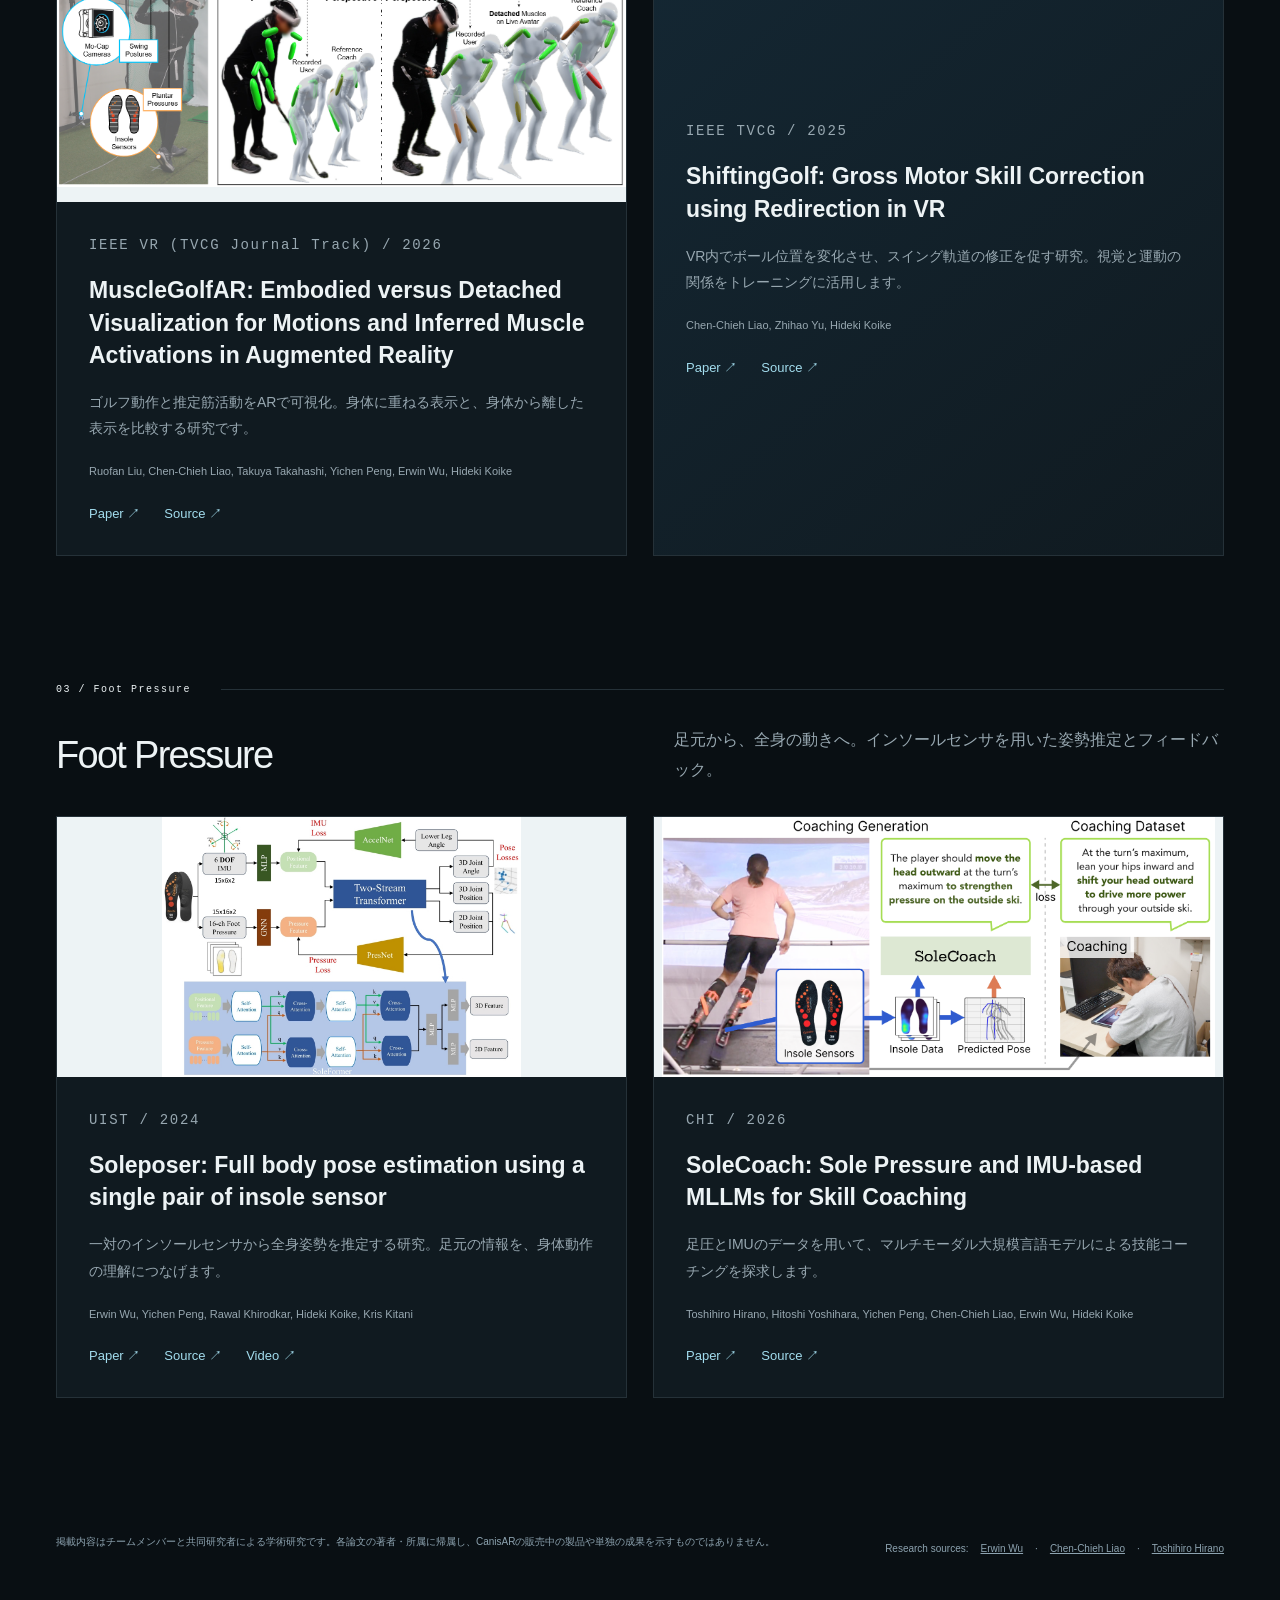
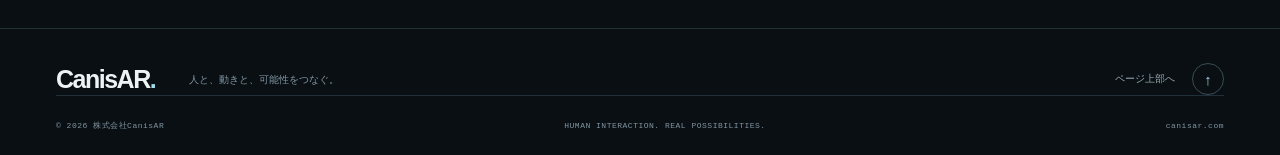
<file: sports-interaction.html>
<!doctype html>
<html lang="ja">
<head>
  <meta charset="utf-8">
  <meta name="viewport" content="width=device-width, initial-scale=1">
  <meta name="theme-color" content="#090f13">
  <meta name="description" content="スキー、ゴルフ、足圧センシングを通じたスポーツインタラクションと技能支援の研究。">
  <title>Sports Interaction — CanisAR</title>
  <link rel="icon" href="assets/brand/canisar-symbol.png" type="image/png">
  <link rel="stylesheet" href="styles.css?v=brand-20261028">
  <script src="site.js" defer></script>
</head>
<body id="top" data-page="sports">
  <a class="skip-link" href="#main" data-ja="本文へ移動" data-en="Skip to content">本文へ移動</a>
  <header class="site-header">
    <div class="container header-inner">
      <a class="brand" href="index.html" data-page-link aria-label="CanisAR home"><img class="brand-symbol" src="assets/brand/canisar-symbol.png" width="48" height="48" alt=""><span>CanisAR<span class="brand-dot">.</span></span></a>
      <nav class="main-nav" aria-label="Main navigation"><a href="index.html" data-page-link>Home</a><details class="research-menu"><summary class="selected">Research <span aria-hidden="true">⌄</span></summary><div class="research-dropdown"><a href="pet-interaction.html" data-page-link>Pet Interaction</a><a href="sports-interaction.html" data-page-link aria-current="page">Sports Interaction</a></div></details><a href="contact.html" data-page-link>About Us</a></nav>
      <div class="language-switch" role="group" aria-label="Language"><button type="button" data-language="ja" lang="ja" aria-label="日本語" aria-pressed="true">JP</button><button type="button" data-language="en" lang="en" aria-label="English" aria-pressed="false">EN</button></div>
    </div>
  </header>
<main id="main"><section class="container page-intro"><p class="eyebrow">RESEARCH / 02</p><h1><span data-ja="Sports Interaction" data-en="Sports Interaction">Sports Interaction</span></h1><p class="page-lead" data-ja="動きを捉え、身体の感覚を可視化し、上達につなげる。スキー、ゴルフ、足圧センシングを軸に、スポーツと技術の接点を探求します。" data-en="Capture movement, make bodily signals visible, and support skill acquisition. We explore the intersection of sport and technology through skiing, golf, and foot-pressure sensing.">動きを捉え、身体の感覚を可視化し、上達につなげる。スキー、ゴルフ、足圧センシングを軸に、スポーツと技術の接点を探求します。</p></section><nav class="container topic-nav" aria-label="Sports topics"><a href="#skiing">01 / Skiing</a><a href="#golf">02 / Golf</a><a href="#pressure">03 / Foot Pressure</a></nav><section id="skiing" class="container sports-group"><div class="section-kicker"><span>01 / Skiing</span><span class="section-line"></span></div><div class="sports-group-heading"><h2>Skiing</h2><p data-ja="雪上の動きを、学べる情報へ。姿勢の可視化とマルチモーダルデータを通じた技能支援。" data-en="Making skiing movement understandable through posture visualization and multimodal training data.">雪上の動きを、学べる情報へ。姿勢の可視化とマルチモーダルデータを通じた技能支援。</p></div><div class="sports-grid"><article class="sports-card"><a href="https://ieeexplore.ieee.org/document/10494108/" target="_blank" rel="noopener noreferrer"><img src="assets/sports/arpenski.png" alt="ARpenSki: Augmenting Ski Training with Direct and Indirect Postural Visualization" loading="lazy" width="640" height="360"></a><div class="sports-card-body"><p class="eyebrow">IEEE VR / 2024</p><h3>ARpenSki: Augmenting Ski Training with Direct and Indirect Postural Visualization</h3><p data-ja="ARによる姿勢の可視化で、スキートレーニングを支援する研究。直接・間接の視覚フィードバックを比較します。" data-en="AR posture visualization for ski training, comparing direct and indirect visual feedback.">ARによる姿勢の可視化で、スキートレーニングを支援する研究。直接・間接の視覚フィードバックを比較します。</p><p class="authors">Takashi Matsumoto, Erwin Wu, Chen-Chieh Liao, Hideki Koike</p><div class="project-links"><a href="https://ieeexplore.ieee.org/document/10494108/" target="_blank" rel="noopener noreferrer">Paper ↗</a><a href="https://liaochenchieh.com/" target="_blank" rel="noopener noreferrer">Source ↗</a></div></div></article><article class="sports-card text-card"><div class="sports-card-body"><p class="eyebrow">MMSPORTS / 2025</p><h3>SkiTechCoach: A Multimodal Alpine Skiing Dataset with 3D Body Pose, Sole Pressure, and Expert Coaching</h3><p data-ja="3D姿勢、足圧、専門家の助言を組み合わせたスキーデータセット。技能評価とコーチングの研究基盤です。" data-en="A skiing dataset linking 3D pose, sole pressure, and expert feedback for skill assessment and coaching research.">3D姿勢、足圧、専門家の助言を組み合わせたスキーデータセット。技能評価とコーチングの研究基盤です。</p><p class="authors">Toshihiro Hirano, Yuki Tabei, Yichen Peng, Chen-Chieh Liao, Erwin Wu, Hideki Koike</p><div class="project-links"><a href="https://doi.org/10.1145/3728423.3759413" target="_blank" rel="noopener noreferrer">Paper ↗</a><a href="https://toshihirano.com/" target="_blank" rel="noopener noreferrer">Source ↗</a></div></div></article></div></section><section id="golf" class="container sports-group"><div class="section-kicker"><span>02 / Golf</span><span class="section-line"></span></div><div class="sports-group-heading"><h2>Golf</h2><p data-ja="スイングの「見えない」を見えるように。AR・VRを通じて、動きと身体感覚の理解を支えます。" data-en="Making the invisible aspects of a swing visible through AR and VR.">スイングの「見えない」を見えるように。AR・VRを通じて、動きと身体感覚の理解を支えます。</p></div><div class="sports-grid"><article class="sports-card"><a href="https://ieeexplore.ieee.org/document/11474749/" target="_blank" rel="noopener noreferrer"><img src="assets/sports/musclegolfar.png" alt="MuscleGolfAR: Embodied versus Detached Visualization for Motions and Inferred Muscle Activations in Augmented Reality" loading="lazy" width="640" height="360"></a><div class="sports-card-body"><p class="eyebrow">IEEE VR (TVCG Journal Track) / 2026</p><h3>MuscleGolfAR: Embodied versus Detached Visualization for Motions and Inferred Muscle Activations in Augmented Reality</h3><p data-ja="ゴルフ動作と推定筋活動をARで可視化。身体に重ねる表示と、身体から離した表示を比較する研究です。" data-en="AR visualization of golf motion and inferred muscle activation, comparing embodied and detached presentations.">ゴルフ動作と推定筋活動をARで可視化。身体に重ねる表示と、身体から離した表示を比較する研究です。</p><p class="authors">Ruofan Liu, Chen-Chieh Liao, Takuya Takahashi, Yichen Peng, Erwin Wu, Hideki Koike</p><div class="project-links"><a href="https://ieeexplore.ieee.org/document/11474749/" target="_blank" rel="noopener noreferrer">Paper ↗</a><a href="https://liaochenchieh.com/" target="_blank" rel="noopener noreferrer">Source ↗</a></div></div></article><article class="sports-card text-card"><div class="sports-card-body"><p class="eyebrow">IEEE TVCG / 2025</p><h3>ShiftingGolf: Gross Motor Skill Correction using Redirection in VR</h3><p data-ja="VR内でボール位置を変化させ、スイング軌道の修正を促す研究。視覚と運動の関係をトレーニングに活用します。" data-en="VR ball redirection to encourage swing-path correction, exploring visual–motor adaptation for training.">VR内でボール位置を変化させ、スイング軌道の修正を促す研究。視覚と運動の関係をトレーニングに活用します。</p><p class="authors">Chen-Chieh Liao, Zhihao Yu, Hideki Koike</p><div class="project-links"><a href="https://doi.org/10.1109/TVCG.2025.3549170" target="_blank" rel="noopener noreferrer">Paper ↗</a><a href="https://liaochenchieh.com/" target="_blank" rel="noopener noreferrer">Source ↗</a></div></div></article></div></section><section id="pressure" class="container sports-group"><div class="section-kicker"><span>03 / Foot Pressure</span><span class="section-line"></span></div><div class="sports-group-heading"><h2>Foot Pressure</h2><p data-ja="足元から、全身の動きへ。インソールセンサを用いた姿勢推定とフィードバック。" data-en="From signals underfoot to whole-body movement: insole sensing for pose estimation and feedback.">足元から、全身の動きへ。インソールセンサを用いた姿勢推定とフィードバック。</p></div><div class="sports-grid"><article class="sports-card"><a href="https://dl.acm.org/doi/10.1145/3654777.3676418" target="_blank" rel="noopener noreferrer"><img src="assets/sports/soleposer.png" alt="Soleposer: Full body pose estimation using a single pair of insole sensor" loading="lazy" width="640" height="360"></a><div class="sports-card-body"><p class="eyebrow">UIST / 2024</p><h3>Soleposer: Full body pose estimation using a single pair of insole sensor</h3><p data-ja="一対のインソールセンサから全身姿勢を推定する研究。足元の情報を、身体動作の理解につなげます。" data-en="Whole-body pose estimation from a single pair of insole sensors, connecting signals underfoot to movement understanding.">一対のインソールセンサから全身姿勢を推定する研究。足元の情報を、身体動作の理解につなげます。</p><p class="authors">Erwin Wu, Yichen Peng, Rawal Khirodkar, Hideki Koike, Kris Kitani</p><div class="project-links"><a href="https://dl.acm.org/doi/10.1145/3654777.3676418" target="_blank" rel="noopener noreferrer">Paper ↗</a><a href="https://erwinwu.com/" target="_blank" rel="noopener noreferrer">Source ↗</a><a href="https://www.youtube.com/watch?v=TT-kDLnB5Ww" target="_blank" rel="noopener noreferrer">Video ↗</a></div></div></article><article class="sports-card"><a href="https://dl.acm.org/doi/10.1145/3772318.3791181" target="_blank" rel="noopener noreferrer"><img src="assets/sports/solecoach.png" alt="SoleCoach: Sole Pressure and IMU-based MLLMs for Skill Coaching" loading="lazy" width="640" height="360"></a><div class="sports-card-body"><p class="eyebrow">CHI / 2026</p><h3>SoleCoach: Sole Pressure and IMU-based MLLMs for Skill Coaching</h3><p data-ja="足圧とIMUのデータを用いて、マルチモーダル大規模言語モデルによる技能コーチングを探求します。" data-en="Skill coaching with multimodal large language models using sole-pressure and IMU data.">足圧とIMUのデータを用いて、マルチモーダル大規模言語モデルによる技能コーチングを探求します。</p><p class="authors">Toshihiro Hirano, Hitoshi Yoshihara, Yichen Peng, Chen-Chieh Liao, Erwin Wu, Hideki Koike</p><div class="project-links"><a href="https://dl.acm.org/doi/10.1145/3772318.3791181" target="_blank" rel="noopener noreferrer">Paper ↗</a><a href="https://toshihirano.com/" target="_blank" rel="noopener noreferrer">Source ↗</a></div></div></article></div></section><aside class="container research-note"><p data-ja="掲載内容はチームメンバーと共同研究者による学術研究です。各論文の著者・所属に帰属し、CanisARの販売中の製品や単独の成果を示すものではありません。" data-en="These academic projects involve team members and collaborators. Credit belongs to the authors and their institutions; they are not presented as released CanisAR products or solely company-owned work.">掲載内容はチームメンバーと共同研究者による学術研究です。各論文の著者・所属に帰属し、CanisARの販売中の製品や単独の成果を示すものではありません。</p><p>Research sources: <a href="https://erwinwu.com/">Erwin Wu</a> · <a href="https://liaochenchieh.com/">Chen-Chieh Liao</a> · <a href="https://toshihirano.com/">Toshihiro Hirano</a></p></aside></main>
  <footer class="site-footer"><div class="container"><div class="footer-top"><a class="brand footer-brand" href="#top">CanisAR<span class="brand-dot">.</span></a><p data-ja="人と、動きと、可能性をつなぐ。" data-en="Human interaction. Real possibilities.">人と、動きと、可能性をつなぐ。</p><a class="back-top" href="#top"><span data-ja="ページ上部へ" data-en="Back to top">ページ上部へ</span><span aria-hidden="true">↑</span></a></div><div class="footer-bottom"><span data-ja="© 2026 株式会社CanisAR" data-en="© 2026 Canisar Inc.">© 2026 株式会社CanisAR</span><span>HUMAN INTERACTION. REAL POSSIBILITIES.</span><span>canisar.com</span></div></div></footer>
</body>
</html>
</file>
<file: styles.css>
:root {
  color-scheme:dark;
  --background:#090f13;
  --surface:#101a20;
  --text:#edf3f5;
  --muted:#98a8b1;
  --accent:#a2dced;
  --line:#253138;
  --max-width:1280px;
  --font:"Helvetica Neue",Arial,"Hiragino Kaku Gothic ProN","Yu Gothic",Meiryo,sans-serif;
}

* {
  box-sizing:border-box;
}

html {
  scroll-behavior:smooth;
  scroll-padding-top:110px;
}

body {
  margin:0;
  background:var(--background);
  color:var(--text);
  font-family:var(--font);
  -webkit-font-smoothing:antialiased;
}

::selection {
  background:var(--accent);
  color:var(--background);
}

a {
  color:inherit;
  text-decoration:none;
}

button {
  font:inherit;
}

button,a {
  -webkit-tap-highlight-color:transparent;
}

a:focus-visible,button:focus-visible {
  outline:2px solid var(--accent);
  outline-offset:6px;
}

img,svg {
  display:block;
  max-width:100%;
}

p,h1,h2,h3,figure {
  margin:0;
}

p {
  line-height:1.9;
}

.container {
  width:min(var(--max-width),calc(100% - 112px));
  margin-inline:auto;
}

.accent {
  color:var(--accent);
}

.mono,.eyebrow,.section-kicker,.pillar-label,.hero-baseline,.visual-topline,.visual-caption-note,.research-visual-label,.research-visual-footer,.research-meta,.contact-caption,.footer-bottom {
  font-family:"SFMono-Regular",Consolas,"Liberation Mono",monospace;
}

.skip-link {
  position:fixed;
  top:-80px;
  left:24px;
  z-index:100;
  padding:14px 20px;
  background:var(--accent);
  color:var(--background);
}

.skip-link:focus {
  top:20px;
}

.site-header {
  position:sticky;
  top:0;
  z-index:20;
  height:88px;
  border-bottom:1px solid #edf3f50c;
  background:#090f13ed;
  backdrop-filter:blur(18px);
}

.header-inner {
  display:flex;
  align-items:center;
  height:100%;
  gap:42px;
}

.brand {
  display:inline-flex;
  align-items:center;
  gap:9px;
  font-size:28px;
  line-height:1;
  font-weight:650;
  letter-spacing:-1.5px;
}

.brand svg {
  width:33px;
  height:33px;
  fill:none;
  stroke:var(--accent);
  stroke-width:1.4;
  stroke-linejoin:round;
}

.brand-dot {
  color:var(--accent);
}

.main-nav {
  display:flex;
  align-items:center;
  gap:36px;
  margin-left:auto;
}

.main-nav a {
  position:relative;
  padding:12px 0;
  color:#b4c0c7;
  font-size:13px;
  transition:color .2s;
}

.main-nav a:hover,.main-nav a[aria-current] {
  color:var(--accent);
}

.main-nav a::after {
  content:"";
  position:absolute;
  bottom:3px;
  left:0;
  right:0;
  height:1px;
  background:var(--accent);
  transform:scaleX(0);
  transform-origin:left;
  transition:transform .2s;
}

.main-nav a[aria-current]::after {
  transform:scaleX(1);
}

.language-switch {
  display:flex;
  border:1px solid #354148;
  padding:3px;
  border-radius:30px;
  gap:2px;
}

.language-switch button {
  min-width:34px;
  height:27px;
  padding:0 7px;
  border:0;
  border-radius:20px;
  background:transparent;
  color:#a4b2ba;
  font-size:11px;
  font-weight:600;
  cursor:pointer;
  transition:background .2s,color .2s;
}

.language-switch button[aria-pressed="true"] {
  color:#0d171c;
  background:var(--text);
}

.language-switch button:hover:not([aria-pressed="true"]) {
  color:white;
  background:#26343b;
}

.hero {
  position:relative;
  min-height:744px;
  display:grid;
  grid-template-columns:1.13fr 1fr;
  align-items:center;
  padding-top:70px;
  padding-bottom:102px;
}

.hero-copy {
  z-index:2;
  position:relative;
  padding-bottom:20px;
}

.eyebrow {
  display:flex;
  align-items:center;
  gap:10px;
  color:var(--accent);
  font-size:10px;
  letter-spacing:1.7px;
  line-height:1.6;
  font-weight:400;
}

.status-dot {
  width:5px;
  height:5px;
  flex:0 0 5px;
  border-radius:100%;
  background:var(--accent);
  box-shadow:0 0 9px #a2dced66;
}

h1 {
  margin-top:32px;
  font-size:clamp(37px,4.15vw,60px);
  line-height:1.5;
  letter-spacing:-.055em;
  font-weight:600;
}

h1>span,h2>span {
  display:block;
}

html[lang="en"] h1 {
  font-size:clamp(50px,5.2vw,78px);
  line-height:1.1;
  letter-spacing:-.065em;
  margin-top:32px;
}

.hero-description {
  max-width:470px;
  margin-top:26px;
  color:var(--muted);
  font-size:14px;
  line-height:2.1;
}

html[lang="en"] .hero-description {
  font-size:16px;
  line-height:1.8;
  max-width:450px;
}

.hero-actions {
  display:flex;
  flex-wrap:wrap;
  gap:14px;
  margin-top:35px;
}

.button {
  display:inline-flex;
  align-items:center;
  justify-content:space-between;
  gap:30px;
  min-height:48px;
  padding:13px 22px;
  border:1px solid transparent;
  border-radius:3px;
  font-size:12px;
  font-weight:600;
  transition:background .2s,border-color .2s,transform .2s;
}

.button:hover {
  transform:translateY(-2px);
}

.button-primary {
  background:var(--text);
  color:#10191f;
}

.button-primary:hover {
  background:var(--accent);
}

.button-outline {
  border-color:#46535c;
  color:#d7e0e4;
}

.button-outline:hover {
  border-color:var(--accent);
  background:#16232b;
}

.button>span:last-child {
  font-size:18px;
  font-weight:400;
}

.hero-visual {
  position:relative;
  width:115%;
  margin-left:-6%;
  align-self:center;
}

.companion {
  position:relative;
  width:100%;
  height:auto;
}

.hero-particles {
  position:absolute;
  inset:0;
  width:100%;
  height:100%;
  pointer-events:none;
  opacity:0;
  -webkit-mask-image:radial-gradient(ellipse at 50% 48%,#000 35%,transparent 72%);
  mask-image:radial-gradient(ellipse at 50% 48%,#000 35%,transparent 72%);
}
.particles-ready .hero-particles {opacity:1}
.particles-ready .companion {opacity:0}

.visual-topline {
  position:absolute;
  top:30px;
  left:15%;
  right:5%;
  display:flex;
  justify-content:space-between;
  align-items:center;
  color:#7d99a6;
  font-size:8px;
  letter-spacing:1.4px;
}

.visual-topline>span:first-child {
  display:flex;
  align-items:center;
  gap:7px;
}

.visual-topline i {
  width:4px;
  height:4px;
  background:#a2dced;
  border-radius:50%;
}

.hero-visual figcaption {
  position:absolute;
  bottom:10%;
  left:14%;
  right:5%;
  display:flex;
  align-items:center;
  gap:12px;
  font-size:10px;
  color:#a7bbc6;
}

.crosshair {
  color:var(--accent);
  font:24px monospace;
  font-weight:200;
}

.visual-caption-note {
  margin-left:auto;
  color:#708893;
  font-size:7px;
  letter-spacing:1px;
}

.hero-baseline {
  position:absolute;
  bottom:0;
  width:100%;
  display:flex;
  justify-content:space-between;
  align-items:center;
  gap:20px;
  padding-block:24px;
  border-top:1px solid var(--line);
  color:#7f949f;
  font-size:9px;
  letter-spacing:1.15px;
}

.hero-baseline>span::before {
  content:"+";
  margin-right:12px;
  color:#91b4c4;
}

.hero-baseline a {
  font-size:8px;
  letter-spacing:1px;
  color:#a5b6c0;
}

.hero-baseline a span {
  margin-left:20px;
  font-size:15px;
}

.section {
  padding-block:112px;
}

.section-kicker {
  display:flex;
  align-items:center;
  gap:18px;
  font-size:10px;
  letter-spacing:1.5px;
}

.section-number {
  color:#7b949f;
}

.section-line {
  flex:1;
  height:1px;
  background:var(--line);
  margin-left:12px;
}

h2,.contact-page-title {
  font-size:clamp(30px,3.35vw,46px);
  line-height:1.6;
  letter-spacing:-.045em;
  font-weight:500;
}

html[lang="en"] h2,html[lang="en"] .contact-page-title {
  line-height:1.2;
  font-size:clamp(32px,3.5vw,49px);
  letter-spacing:-.05em;
}

.vision-intro {
  display:grid;
  grid-template-columns:1fr 1fr;
  gap:9%;
  margin-top:54px;
  align-items:start;
}

.vision-copy p {
  font-size:13px;
  color:var(--muted);
  line-height:2.05;
}

.vision-copy .lead {
  font-size:18px;
  line-height:1.85;
  color:#dfe8ed;
  margin-bottom:20px;
  max-width:445px;
}

html[lang="en"] .vision-copy p {
  font-size:15px;
  line-height:1.8;
}

html[lang="en"] .vision-copy .lead {
  font-size:21px;
  line-height:1.5;
}

.vision-pillars {
  display:grid;
  grid-template-columns:repeat(3,1fr);
  gap:42px;
  margin-top:72px;
}

.pillar {
  border-top:1px solid #3a4b55;
  padding-top:21px;
}

.pillar-heading {
  display:flex;
  align-items:center;
  justify-content:space-between;
  height:44px;
  margin-bottom:24px;
}

.pillar-heading .mono {
  font-size:11px;
  color:#6e8b9b;
}

.pillar-heading svg {
  width:56px;
  height:44px;
  stroke:var(--accent);
  fill:none;
  stroke-width:1.15;
}

.pillar h3 {
  font-size:17px;
  line-height:1.6;
  letter-spacing:-.03em;
  font-weight:500;
  margin-bottom:13px;
}

.pillar p {
  font-size:12px;
  line-height:2;
  color:var(--muted);
}

html[lang="en"] .pillar h3 {
  font-size:20px;
}

html[lang="en"] .pillar p {
  font-size:14px;
  line-height:1.85;
}

.pillar-label {
  display:block;
  margin-top:26px;
  color:#79929f;
  font-size:8px;
  letter-spacing:1.3px;
}

.research-section {
  background:#0d151a;
  border-block:1px solid #1b282f;
}

.section-heading-row {
  margin-top:48px;
  display:grid;
  grid-template-columns:1.15fr 1fr;
  align-items:end;
  gap:12%;
}

.section-heading-row>p {
  font-size:13px;
  color:var(--muted);
  max-width:370px;
  padding-bottom:8px;
}

html[lang="en"] .section-heading-row>p {
  font-size:15px;
}

.research-feature {
  display:grid;
  grid-template-columns:1.05fr 1fr;
  margin-top:49px;
  background:#111d24;
  border:1px solid #2c3b44;
  border-radius:6px;
  overflow:hidden;
}

.research-feature--teaser {
  grid-template-columns:1fr;
}

.research-teaser {
  padding:36px 32px 22px;
}

.research-teaser img {
  width:100%;
  height:auto;
}

.research-teaser figcaption {
  display:flex;
  justify-content:space-between;
  align-items:center;
  gap:20px;
  margin-top:24px;
  color:#8da7b4;
  font-size:10px;
  line-height:1.7;
}

.research-teaser figcaption .mono {
  font-size:8px;
  letter-spacing:1.2px;
}

.research-teaser figcaption a {
  color:var(--accent);
  white-space:nowrap;
}

.research-feature--teaser .research-content {
  display:grid;
  grid-template-columns:minmax(0,1.25fr) minmax(0,1fr);
  align-items:center;
  gap:48px;
  border-top:1px solid var(--line);
}

.research-details {
  min-width:0;
}

.research-visual {
  position:relative;
  align-content:center;
  display:grid;
  padding:29px 28px 24px;
  border-right:1px solid #2c3b44;
  background:radial-gradient(ellipse at 45% 50%,#19303b50,#101a2000 75%);
}

.research-visual-label,.research-visual-footer {
  display:flex;
  justify-content:space-between;
  gap:12px;
  color:#8da7b4;
  font-size:8px;
  letter-spacing:1.2px;
}

.research-visual-label {
  position:absolute;
  top:27px;
  left:28px;
  right:28px;
}

.interaction-figure {
  width:100%;
  height:auto;
  margin-top:27px;
}

.capture-stream {
  height:34px;
  display:flex;
  align-items:center;
  justify-content:space-between;
  padding-inline:10px;
  margin:6px 0 26px;
  border-block:1px solid #253740;
}

.capture-stream i {
  width:2px;
  height:6px;
  background:#8fd2e9;
  opacity:.45;
}

.capture-stream i:nth-child(3n) {
  height:15px;
  opacity:.7;
}

.capture-stream i:nth-child(4n) {
  height:22px;
  opacity:.4;
}

.capture-stream i:nth-child(7n) {
  height:11px;
  opacity:.9;
}

.research-visual-footer {
  color:#6f8b9a;
  font-size:7px;
  letter-spacing:.9px;
}

.research-content {
  padding:35px 38px 33px;
}

.research-meta {
  display:flex;
  align-items:center;
  justify-content:space-between;
  gap:12px;
  color:#7c97a6;
  font-size:9px;
}

.tag {
  padding:5px 8px;
  border:1px solid #35515e;
  border-radius:2px;
  color:#a6cbdc;
  font-size:7px;
  letter-spacing:.6px;
}

.research-content h3 {
  font-size:47px;
  font-weight:500;
  letter-spacing:-2px;
  margin-top:27px;
}

.research-content .paper-title {
  color:#b9cbd6;
  font-size:12px;
  line-height:1.7;
  margin-top:9px;
  max-width:330px;
}

.research-content>p:not(.paper-title),.research-summary>p:not(.paper-title) {
  color:#99adba;
  font-size:12px;
  line-height:2;
  margin-top:21px;
}

html[lang="en"] .research-content>p:not(.paper-title),html[lang="en"] .research-summary>p:not(.paper-title) {
  font-size:14px;
  line-height:1.8;
}

.research-stats {
  display:grid;
  grid-template-columns:1.25fr 1fr 1fr;
  border-block:1px solid #2d414e;
  padding:21px 0;
  margin:25px 0;
}

.research-stats>div {
  display:flex;
  flex-direction:column;
  gap:7px;
}

.research-stats strong {
  font-size:31px;
  line-height:1;
  letter-spacing:-1px;
  font-weight:400;
}

.research-stats strong>span {
  font-size:23px;
  margin-left:2px;
}

.research-stats div>span {
  font-size:9px;
  color:#96abb7;
}

.text-link {
  display:inline-flex;
  justify-content:space-between;
  align-items:center;
  gap:24px;
  font-size:12px;
  color:var(--accent);
  border-bottom:1px solid #597a8b;
  padding-bottom:7px;
  transition:color .2s;
}

.text-link:hover {
  color:white;
}

.text-link>span:last-child {
  font-size:17px;
}

.research-note {
  display:flex;
  align-items:center;
  justify-content:space-between;
  gap:25px;
  margin-top:23px;
}

.research-note p {
  display:flex;
  align-items:center;
  gap:12px;
  font-size:10px;
  color:#8da3b0;
}

.note-mark {
  font-size:21px;
  color:#83b6cd;
}

.research-note>span {
  color:#748d9c;
  font-size:8px;
  white-space:nowrap;
}

.research-media {
  margin-top:72px;
  padding-top:40px;
  border-top:1px solid var(--line);
}

.media-heading {
  display:flex;
  align-items:end;
  justify-content:space-between;
  gap:40px;
  margin-bottom:28px;
}

.media-heading .eyebrow,.prototype-copy .eyebrow,.gaussian-copy .eyebrow {
  color:var(--accent);
  font-size:9px;
  letter-spacing:1.8px;
  margin-bottom:14px;
}

.media-heading h3,.prototype-copy h3,.gaussian-copy h3 {
  font-size:clamp(25px,2.5vw,34px);
  font-weight:500;
  line-height:1.5;
  letter-spacing:-.8px;
}

.media-heading>p {
  max-width:340px;
  color:var(--muted);
  font-size:12px;
}

.capture-feature {
  min-width:0;
  max-width:1040px;
  margin-inline:auto;
}

.capture-feature video,.prototype-video video {
  display:block;
  width:100%;
  height:auto;
  aspect-ratio:16/9;
  object-fit:contain;
  background:#090f13;
  border:1px solid #2c3b44;
  border-radius:4px;
}

.capture-feature video {
  aspect-ratio:1920/922;
}

video:focus-visible {
  outline:2px solid var(--accent);
  outline-offset:5px;
}

.capture-caption {
  display:flex;
  justify-content:space-between;
  align-items:end;
  gap:24px;
  padding-top:20px;
}

.media-index {
  display:block;
  color:#819caa;
  font-size:8px;
  letter-spacing:1px;
}

.capture-caption h4 {
  margin:10px 0 0;
  font-size:18px;
  line-height:1.6;
  font-weight:500;
}

.capture-caption p {
  max-width:370px;
  color:var(--muted);
  font-size:12px;
  line-height:1.8;
}

.gaussian-showcase {
  position:relative;
  isolation:isolate;
  display:flex;
  flex-direction:column;
  justify-content:space-between;
  min-height:460px;
  gap:160px;
  margin-top:64px;
  padding:36px 32px 28px;
  border-block:1px solid var(--line);
  overflow:hidden;
}

.gaussian-background {
  position:absolute;
  inset:0;
  z-index:-2;
  display:grid;
  grid-template-columns:repeat(2,minmax(0,1fr));
  align-items:center;
  opacity:.42;
  pointer-events:none;
  mask-image:linear-gradient(transparent,#000 18%,#000 80%,transparent);
}

.gaussian-background video {
  display:block;
  width:100%;
  height:100%;
  min-height:0;
  object-fit:cover;
  filter:saturate(.65);
}

.gaussian-showcase::after {
  content:"";
  position:absolute;
  inset:0;
  z-index:-1;
  background:linear-gradient(#0d151abf,transparent 48%,#0d151a80);
  pointer-events:none;
}

.gaussian-copy {
  max-width:510px;
}

.gaussian-copy>p:not(.eyebrow) {
  margin-top:12px;
  color:#b6c4cc;
  font-size:12px;
  line-height:1.9;
}

.gaussian-footer,.gaussian-links {
  display:flex;
  align-items:center;
  flex-wrap:wrap;
  gap:24px;
}

.gaussian-footer {
  justify-content:space-between;
}

.motion-toggle {
  display:inline-flex;
  align-items:center;
  gap:9px;
  padding:10px 12px;
  border:1px solid #3b4d58;
  border-radius:3px;
  background:#0d151a99;
  color:#b6c4cc;
  font-size:11px;
  cursor:pointer;
}

.motion-toggle[hidden] {
  display:none;
}

.motion-toggle:hover {
  color:var(--text);
  border-color:var(--accent);
}

.motion-toggle-icon {
  width:12px;
  text-align:center;
}

.prototype-showcase {
  display:grid;
  grid-template-columns:minmax(0,1fr) minmax(0,1.7fr);
  align-items:center;
  gap:56px;
  margin-top:64px;
  padding-top:44px;
  border-top:1px solid var(--line);
}

.prototype-copy>p:not(.eyebrow) {
  margin-top:20px;
  color:var(--muted);
  font-size:13px;
}

.prototype-duration {
  display:block;
  margin-top:22px;
  color:#819caa;
  font-size:9px;
  letter-spacing:1.4px;
}

.prototype-video {
  min-width:0;
}

.prototype-video figcaption {
  margin-top:12px;
  color:#819caa;
  font-size:10px;
  line-height:1.8;
}

.contact-section {
  position:relative;
  background:radial-gradient(ellipse at 15% 100%,#172c392e,transparent 65%);
}

.contact-page-title,html[lang="en"] .contact-page-title {
  margin:0;
}

.contact-layout {
  display:grid;
  grid-template-columns:1.1fr 1fr;
  gap:10%;
  margin-top:56px;
}

.contact-eyebrow {
  font-size:8px;
  margin-bottom:23px;
}

.contact-copy {
  align-self:center;
}

.contact-copy>p {
  font-size:13px;
  color:#9baeba;
}

html[lang="en"] .contact-copy>p {
  font-size:15px;
  line-height:1.85;
}

.contact-channel {
  margin-top:32px;
  padding-top:22px;
  border-top:1px solid #31414c;
}

.contact-caption {
  display:block;
  color:#86a1af;
  font-size:9px;
  letter-spacing:1px;
  margin-bottom:13px;
}

.contact-pending {
  color:#b8cbd6;
  font-size:14px;
}

.contact-email {
  font-size:clamp(20px,2.3vw,30px);
  line-height:1.4;
  letter-spacing:-.5px;
  color:#dcebf2;
  display:flex;
  justify-content:space-between;
  gap:12px;
  align-items:center;
  overflow-wrap:anywhere;
}

.contact-email:hover {
  color:var(--accent);
}

.contact-email>span {
  color:var(--accent);
}

.team {
  margin-top:64px;
}

.team-heading,html[lang="en"] .team-heading {
  margin:0 0 26px;
  padding-bottom:18px;
  border-bottom:1px solid var(--line);
  color:#b8cbd6;
  font-size:13px;
  line-height:1.6;
  font-weight:500;
  letter-spacing:.04em;
}

.team-grid {
  display:grid;
  grid-template-columns:repeat(3,minmax(0,1fr));
  gap:40px;
  max-width:800px;
  margin-inline:auto;
}

.team-member {
  min-width:0;
  text-align:center;
}

.team-portrait {
  width:min(160px,100%);
  aspect-ratio:1;
  margin-inline:auto;
  overflow:hidden;
  background:var(--surface);
  border:1px solid var(--line);
  border-radius:4px;
}

.team-portrait img {
  width:100%;
  height:100%;
  object-fit:cover;
  object-position:center 30%;
  filter:grayscale(1);
  transition:filter .35s ease;
}

.team-member-info {
  display:flex;
  flex-direction:column;
  align-items:center;
  gap:8px;
  padding-top:16px;
}

.team-member-info h3 {
  margin:0;
  font-size:18px;
  line-height:1.4;
  font-weight:500;
  letter-spacing:-.035em;
}

.team-role {
  color:var(--accent);
  font-family:"SFMono-Regular",Consolas,"Liberation Mono",monospace;
  font-size:11px;
  letter-spacing:1.5px;
}

.team-responsibility {
  max-width:220px;
  margin-top:4px;
  color:var(--muted);
  font-size:12px;
  line-height:1.8;
  text-wrap:pretty;
}

@media (hover:hover) {
  .team-member:hover .team-portrait img {
    filter:grayscale(0);
  }
}

.contact-topics {
  margin-top:48px;
  display:flex;
  gap:12px;
}

.contact-topics span {
  border:1px solid #32434e;
  border-radius:3px;
  padding:9px 14px;
  font-size:10px;
  color:#9fb1bc;
}

.site-footer {
  padding-top:34px;
  border-top:1px solid var(--line);
  overflow:hidden;
}

.footer-top {
  display:flex;
  align-items:center;
  gap:34px;
}

.footer-brand {
  font-size:25px;
  gap:0;
}

.footer-top p {
  color:#8297a4;
  font-size:10px;
}

.back-top {
  margin-left:auto;
  display:flex;
  align-items:center;
  gap:17px;
  font-size:10px;
  color:#9aabb5;
}

.back-top>span:last-child {
  width:32px;
  height:32px;
  display:grid;
  place-items:center;
  border:1px solid #3a4c56;
  border-radius:50%;
  font-size:15px;
  color:var(--accent);
}

.footer-wordmark {
  color:#15212a;
  font-size:clamp(80px,18.75vw,270px);
  font-weight:700;
  letter-spacing:-.06em;
  line-height:1.15;
  margin:32px -8px 14px;
  user-select:none;
}

.footer-bottom {
  display:flex;
  align-items:center;
  justify-content:space-between;
  gap:20px;
  padding:24px 0;
  border-top:1px solid #20303b;
  color:#8296a3;
  font-size:8px;
  letter-spacing:.5px;
}

@media(min-width:1600px) {
  .hero {
    min-height:800px;
  }
}

@media(max-width:1100px) {
  .container {
    width:calc(100% - 72px);
  }
  .hero {
    min-height:680px;
    grid-template-columns:1.2fr 1fr;
  }
  h1 {
    font-size:4.05vw;
  }
  .hero-visual {
    width:120%;
    margin-left:-20%;
  }
  .hero-description {
    max-width:390px;
  }
  .visual-topline {
    font-size:6px;
  }
  .visual-caption-note {
    display:none;
  }
  .vision-pillars {
    gap:28px;
  }
  .section {
    padding-block:88px;
  }
  .research-content {
    padding:28px;
  }
  .research-content h3 {
    font-size:40px;
  }
  .research-visual {
    padding-inline:18px;
  }
  .research-visual-label {
    left:18px;
    right:18px;
  }
  .research-visual-footer {
    flex-wrap:wrap;
    font-size:6px;
  }
  .hero-baseline {
    font-size:8px;
    letter-spacing:.5px;
  }
  .hero-baseline a {
    display:none;
  }
  .research-note {
    align-items:start;
    flex-direction:column;
    gap:8px;
  }
  .research-note>span {
    margin-left:26px;
  }
}

@media(max-width:760px) {
  html {
    scroll-padding-top:130px;
  }
  .container {
    width:calc(100% - 44px);
  }
  .site-header {
    height:108px;
  }
  .header-inner {
    display:grid;
    grid-template-columns:1fr auto;
    gap:0 20px;
    padding-top:13px;
    padding-bottom:8px;
  }
  .brand {
    font-size:25px;
  }
  .brand svg {
    width:28px;
    height:28px;
  }
  .language-switch {
    grid-column:2;
    grid-row:1;
  }
  .main-nav {
    grid-column:1/-1;
    grid-row:2;
    width:100%;
    justify-content:space-between;
    gap:20px;
    margin-top:5px;
  }
  .main-nav a {
    font-size:11px;
    padding:9px 0;
  }
  .hero {
    display:flex;
    flex-direction:column;
    align-items:stretch;
    padding-top:58px;
    padding-bottom:0;
    min-height:0;
  }
  .hero-copy {
    padding-bottom:0;
  }
  .eyebrow {
    font-size:8px;
    letter-spacing:1.15px;
    gap:8px;
  }
  h1 {
    font-size:clamp(32px,7vw,52px);
    margin-top:25px;
    line-height:1.55;
  }
  html[lang="en"] h1 {
    font-size:clamp(42px,9.5vw,70px);
    margin-top:25px;
  }
  .hero-description {
    max-width:520px;
    margin-top:20px;
    font-size:12px;
    line-height:2.05;
  }
  html[lang="en"] .hero-description {
    font-size:14px;
  }
  .hero-actions {
    gap:11px;
    margin-top:26px;
  }
  .button {
    gap:20px;
    min-height:45px;
    font-size:11px;
    padding:11px 17px;
  }
  .hero-visual {
    width:min(100%,500px);
    margin:12px auto -4px;
  }
  .visual-topline {
    top:25px;
    left:7%;
    right:6%;
    font-size:7px;
  }
  .hero-visual figcaption {
    left:7%;
    bottom:9%;
    font-size:9px;
  }
  .hero-baseline {
    position:static;
    padding-block:19px;
    gap:12px;
    font-size:6px;
    letter-spacing:.4px;
  }
  .hero-baseline>span::before {
    display:none;
  }
  .section {
    padding-block:64px;
  }
  .section-kicker {
    font-size:9px;
    gap:13px;
  }
  .section-line {
    margin-left:7px;
  }
  .vision-intro {
    grid-template-columns:1fr;
    gap:28px;
    margin-top:34px;
  }
  h2,.contact-page-title {
    font-size:clamp(30px,6.7vw,44px);
    line-height:1.6;
  }
  html[lang="en"] h2,html[lang="en"] .contact-page-title {
    font-size:clamp(31px,7.5vw,45px);
  }
  .vision-copy .lead {
    font-size:17px;
    margin-bottom:16px;
    max-width:100%;
  }
  .vision-copy p {
    font-size:12px;
  }
  html[lang="en"] .vision-copy .lead {
    font-size:19px;
  }
  html[lang="en"] .vision-copy p {
    font-size:14px;
  }
  .vision-pillars {
    grid-template-columns:1fr;
    margin-top:40px;
    gap:28px;
  }
  .pillar {
    display:grid;
    grid-template-columns:48px 1fr;
    gap:0 20px;
    padding-top:21px;
  }
  .pillar-heading {
    grid-row:1/4;
    height:auto;
    flex-direction:column;
    justify-content:start;
    align-items:start;
    gap:16px;
    margin:0;
  }
  .pillar-heading svg {
    width:44px;
  }
  .pillar h3 {
    font-size:17px;
    margin-bottom:7px;
  }
  .pillar p {
    max-width:460px;
  }
  .pillar-label {
    margin-top:14px;
    font-size:7px;
  }
  .section-heading-row {
    grid-template-columns:1fr;
    margin-top:33px;
    gap:25px;
  }
  .section-heading-row>p {
    font-size:12px;
    max-width:100%;
  }
  .research-feature {
    grid-template-columns:1fr;
    margin-top:30px;
  }
  .research-teaser {
    padding:20px 12px 16px;
  }
  .research-teaser figcaption {
    gap:12px;
    margin-top:18px;
  }
  .research-teaser figcaption .mono {
    font-size:6px;
    letter-spacing:.6px;
  }
  .research-feature--teaser .research-content {
    grid-template-columns:1fr;
    gap:0;
  }
  .research-visual {
    padding:30px 22px 22px;
    border-right:0;
    border-bottom:1px solid #2c3b44;
  }
  .research-visual-label {
    left:22px;
    right:22px;
    top:23px;
    font-size:7px;
  }
  .interaction-figure {
    max-height:310px;
    margin-top:12px;
  }
  .capture-stream {
    margin-top:0;
    margin-bottom:20px;
  }
  .research-visual-footer {
    font-size:6px;
  }
  .research-content {
    padding:28px 24px;
  }
  .research-content h3 {
    font-size:42px;
    margin-top:23px;
  }
  .research-content .paper-title {
    max-width:100%;
  }
  .research-content>p:not(.paper-title),.research-summary>p:not(.paper-title) {
    font-size:12px;
  }
  .research-stats {
    margin-block:22px;
  }
  .research-note p {
    font-size:9px;
    align-items:start;
  }
  .research-note>span {
    font-size:7px;
    white-space:normal;
  }
  .research-media {
    margin-top:44px;
    padding-top:30px;
  }
  .media-heading {
    flex-direction:column;
    align-items:start;
    gap:16px;
  }
  .media-heading>p {
    max-width:100%;
  }
  .capture-caption {
    flex-direction:column;
    align-items:start;
    gap:10px;
    padding-top:14px;
  }
  .gaussian-showcase {
    min-height:520px;
    margin-top:40px;
    padding:26px 0;
  }
  .gaussian-background {
    grid-template-columns:1fr;
    grid-template-rows:repeat(2,minmax(0,1fr));
    opacity:.34;
  }
  .gaussian-background video {
    object-fit:contain;
  }
  .gaussian-footer {
    gap:20px;
  }
  .prototype-showcase {
    grid-template-columns:1fr;
    gap:24px;
    margin-top:40px;
    padding-top:30px;
  }
  .prototype-copy>p:not(.eyebrow) {
    margin-top:16px;
  }
  .prototype-duration {
    margin-top:16px;
  }
  .contact-layout {
    grid-template-columns:1fr;
    gap:30px;
    margin-top:35px;
  }
  .contact-eyebrow {
    font-size:7px;
    margin-bottom:16px;
  }
  .contact-copy>p {
    font-size:12px;
  }
  .contact-channel {
    margin-top:27px;
  }
  .contact-topics {
    flex-wrap:wrap;
    gap:8px;
    margin-top:30px;
  }
  .team {
    margin-top:40px;
  }
  .team-grid {
    gap:14px;
  }
  .team-portrait {
    width:min(140px,100%);
  }
  .team-member-info {
    gap:6px;
    padding-top:12px;
  }
  .team-member-info h3 {
    min-height:2.8em;
    font-size:clamp(11px,3vw,14px);
  }
  .team-role {
    font-size:10px;
  }
  .team-responsibility {
    font-size:11px;
    line-height:1.7;
  }
  .contact-topics span {
    font-size:9px;
    padding:8px 10px;
  }
  .footer-top {
    gap:15px;
    flex-wrap:wrap;
  }
  .footer-brand {
    font-size:23px;
  }
  .footer-top p {
    order:3;
    flex:0 0 100%;
    font-size:9px;
  }
  .back-top {
    font-size:9px;
  }
  .footer-wordmark {
    font-size:18.6vw;
    margin:26px -3px 15px;
  }
  .footer-bottom {
    font-size:7px;
    gap:12px;
    padding-block:20px;
  }
  .footer-bottom>span:nth-child(2) {
    display:none;
  }
}

@media(max-width:360px) {
  .container {
    width:calc(100% - 36px);
  }
  h1 {
    font-size:29px;
  }
  html[lang="en"] h1 {
    font-size:39px;
  }
  .hero-actions {
    gap:9px;
  }
  .button {
    padding-inline:12px;
    gap:14px;
    font-size:10px;
  }
  .hero-baseline {
    font-size:5.5px;
  }
}

@media(prefers-reduced-motion:reduce) {
  html {
    scroll-behavior:auto;
  }
  *,*::before,*::after {
    animation:none!important;
    transition:none!important;
  }
}

/* Multi-page research navigation */
.research-menu{position:relative}.research-menu summary{cursor:pointer;list-style:none;color:#b4c0c7;font-size:13px;padding:12px 0}.research-menu summary::-webkit-details-marker{display:none}.research-menu summary.selected,.research-menu[open] summary{color:var(--accent)}.research-menu summary:focus-visible{outline:2px solid var(--accent);outline-offset:6px}.research-dropdown{position:absolute;top:100%;left:-22px;width:230px;background:#101c24;border:1px solid var(--line);box-shadow:0 18px 40px #0008;padding:12px 20px;z-index:30}.main-nav .research-dropdown a{display:block;padding:14px 0;font-size:13px}.page-intro{padding-block:88px 45px}.page-intro h1{font-size:clamp(38px,6vw,80px);line-height:1.15;margin:24px 0;letter-spacing:-2px}.page-lead{max-width:760px;color:var(--muted);font-size:18px}.topic-nav{display:flex;flex-wrap:wrap;gap:32px;padding-block:22px;border-block:1px solid var(--line);font-size:13px;color:var(--accent)}.sports-group{padding-block:64px}.sports-group-heading{display:flex;justify-content:space-between;align-items:start;gap:40px;margin:30px 0}.sports-group-heading h2{font-size:38px}.sports-group-heading p{max-width:550px;color:var(--muted)}.sports-grid{display:grid;grid-template-columns:1fr 1fr;gap:26px}.sports-card{background:var(--surface);border:1px solid var(--line);overflow:hidden}.sports-card img{width:100%;height:260px;object-fit:contain;background:#edf3f5}.sports-card-body{padding:32px}.sports-card h3{font-size:23px;line-height:1.4;margin:18px 0}.sports-card p{color:var(--muted);font-size:14px}.sports-card .authors{font-size:11px;margin-top:20px;line-height:1.7}.project-links{display:flex;gap:24px;margin-top:24px;color:var(--accent);font-size:13px}.text-card{display:flex;align-items:center;background:linear-gradient(140deg,#142733,#101a20)}.research-note{padding-block:40px 70px;font-size:12px;color:var(--muted)}.research-note a{text-decoration:underline}.research-note p+p{margin-top:14px}.direction-card{border:1px solid var(--line);background:var(--surface);padding:30px;transition:border-color .2s}.direction-card:hover{border-color:var(--accent)}.direction-card img{width:100%;height:260px;object-fit:contain;margin:18px 0}.direction-card h2{font-size:28px;margin-bottom:18px}.direction-card p{color:var(--muted)}
@media(max-width:700px){.research-menu summary{font-size:11px;padding:9px 0}.research-dropdown{left:50%;transform:translateX(-50%);width:205px}.sports-grid{grid-template-columns:1fr}.sports-group-heading{display:block}.sports-group-heading p{margin-top:18px}.sports-card-body{padding:24px}.sports-card img{height:auto;max-height:300px}.page-intro{padding-top:50px}.page-lead{font-size:15px}.topic-nav{gap:20px;font-size:11px}.sports-group{padding-block:40px}.direction-card{padding:22px}}

/* Generated home visuals preserve their full composition. */
.interaction-visual {width:100%;margin-left:0;overflow:hidden;background:transparent}
.interaction-visual .companion {-webkit-mask-image:radial-gradient(ellipse at 50% 48%,#000 35%,transparent 72%);mask-image:radial-gradient(ellipse at 50% 48%,#000 35%,transparent 72%)}
.interaction-visual .visual-topline {z-index:1;left:6%;right:6%;top:22px;color:#c2dbe9}
.interaction-visual figcaption {left:6%;right:6%;bottom:6%;color:#c2dbe9;text-shadow:0 1px 8px #000}
.direction-card img.generated-direction {height:auto;aspect-ratio:3/2;object-fit:contain;-webkit-mask-image:radial-gradient(ellipse at center,#000 40%,transparent 73%);mask-image:radial-gradient(ellipse at center,#000 40%,transparent 73%)}

/* Shared company identity */
.brand .brand-symbol{width:48px;height:48px;object-fit:contain;flex-shrink:0}
.company-identity{display:flex;align-items:center;gap:36px;margin:36px 0 48px}
.company-identity img{width:200px;height:200px;object-fit:contain}
.company-identity p{color:var(--accent);font-size:20px;letter-spacing:.08em}
@media(max-width:700px){.brand .brand-symbol{width:40px;height:40px}.company-identity{gap:20px;margin:24px 0 36px}.company-identity img{width:140px;height:140px}.company-identity p{font-size:16px}}

.company-profile{margin-top:72px}
.company-profile h2{font-size:28px;margin-bottom:28px}
.company-details{margin:0;border-top:1px solid var(--line)}
.company-details>div{display:grid;grid-template-columns:180px minmax(0,1fr);gap:28px;padding:24px 0;border-bottom:1px solid var(--line)}
.company-details dt{color:var(--muted);font-size:14px}
.company-details dd{margin:0;line-height:1.9;overflow-wrap:anywhere}
@media(max-width:700px){.company-profile{margin-top:48px}.company-details>div{grid-template-columns:1fr;gap:8px;padding:20px 0}.company-profile h2{font-size:24px}}
</file>
